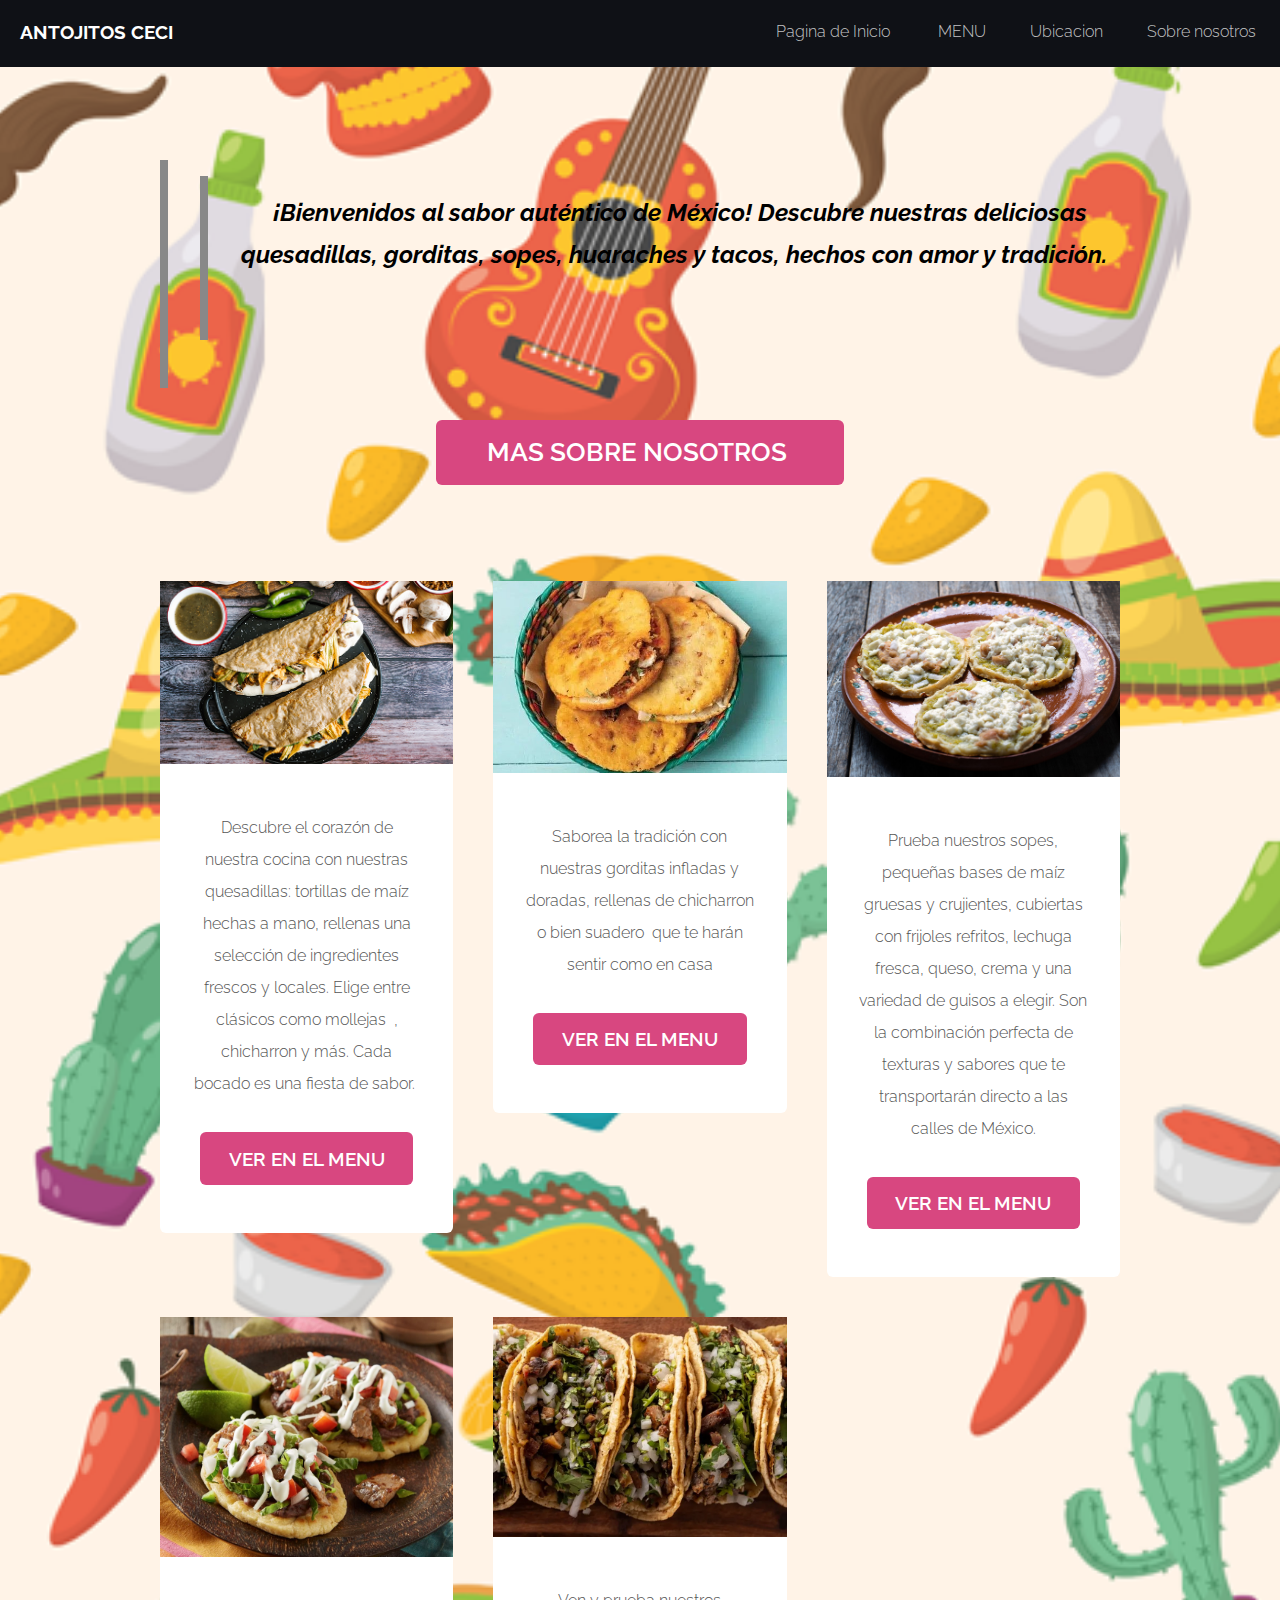
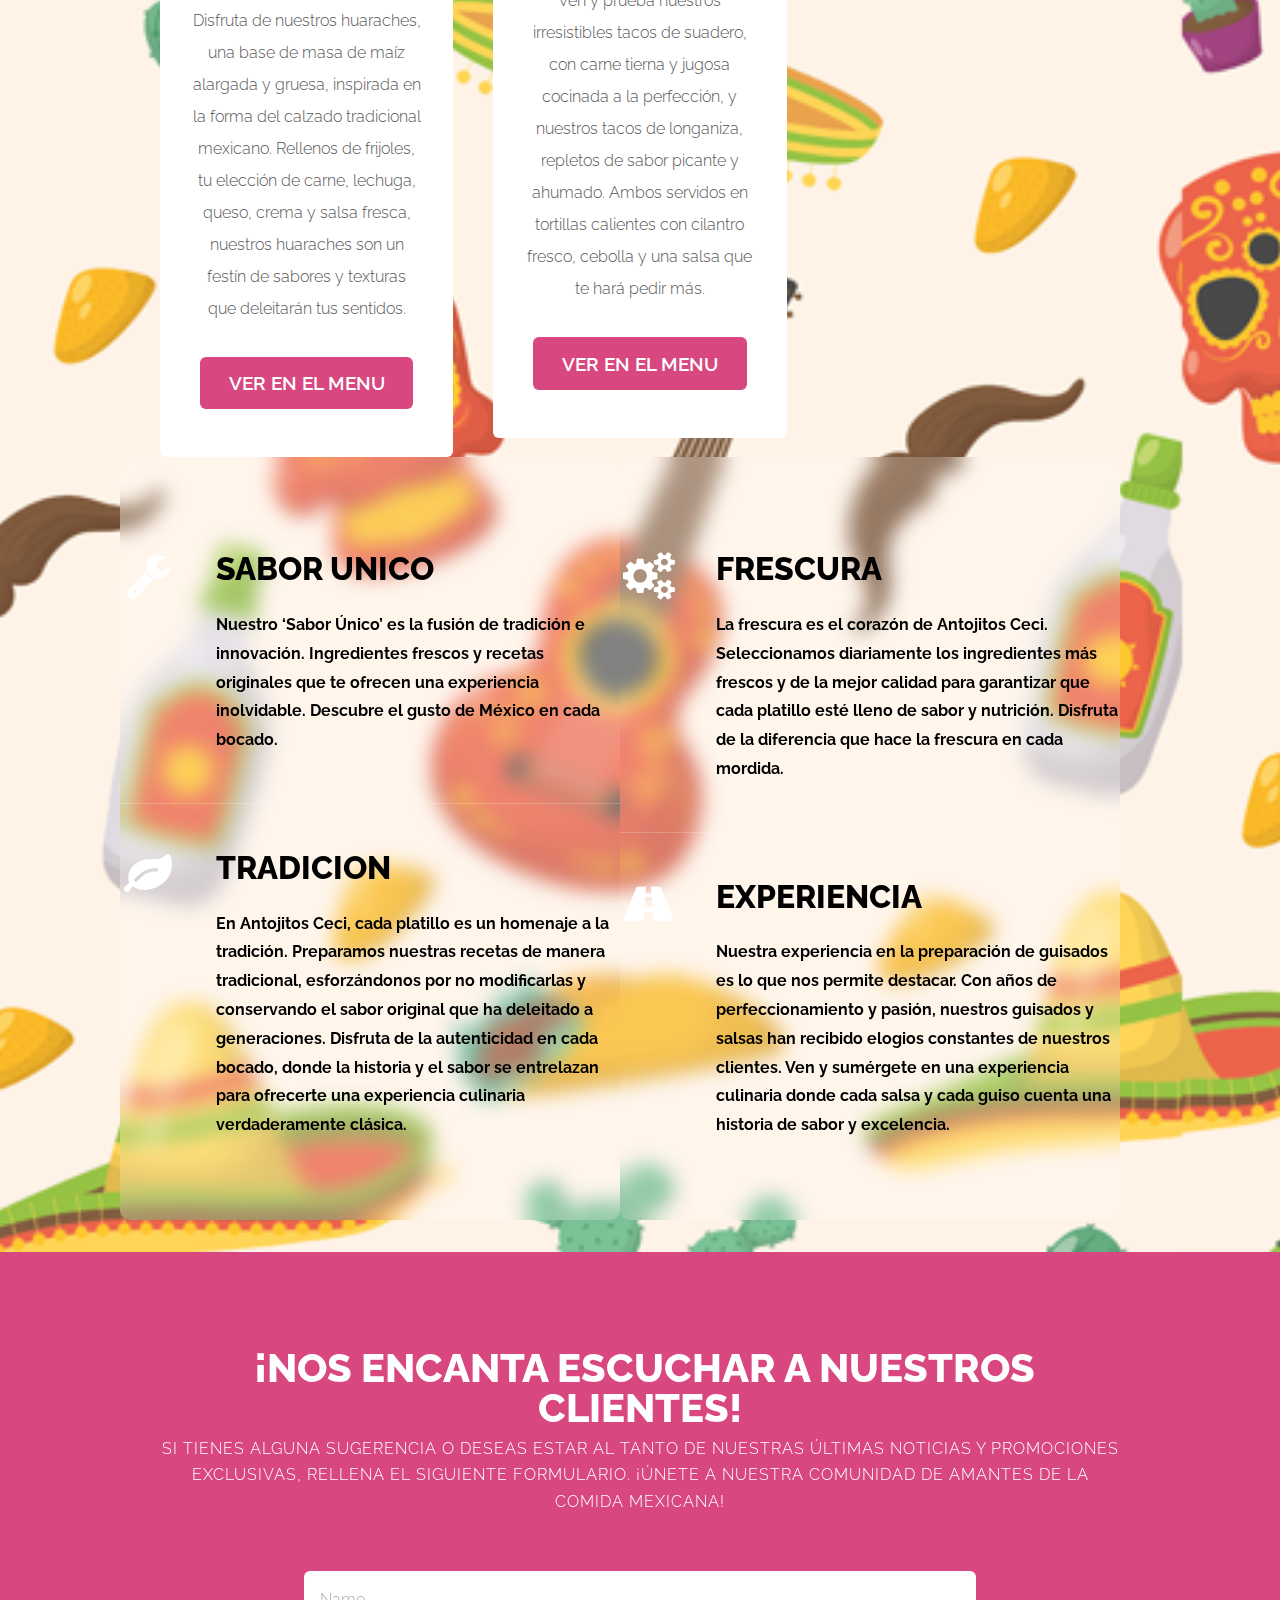
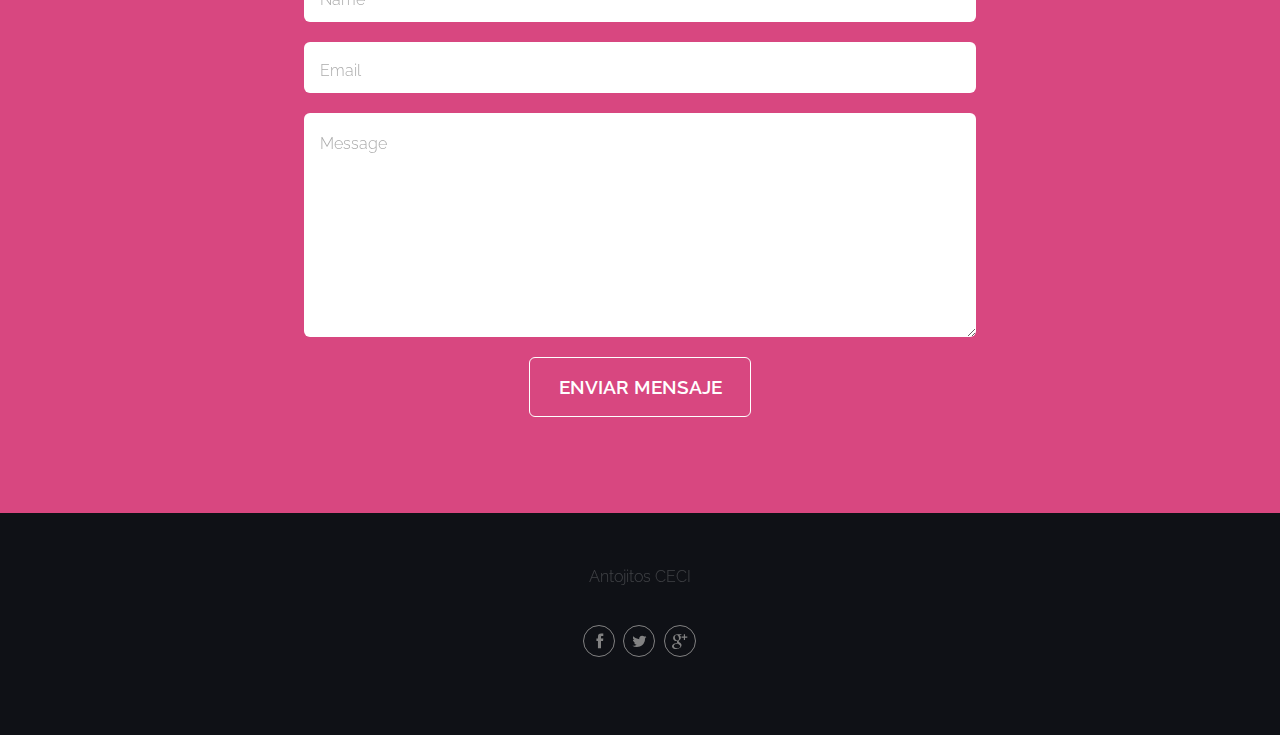
<file: index.html>
<!DOCTYPE HTML>
<html>
	<head>
		<title>INICIO</title>
		<meta http-equiv="content-type" content="text/html; charset=utf-8" />
		<meta name="description" content="" />
		<meta name="keywords" content="" />
		<!--[if lte IE 8]><script src="css/ie/html5shiv.js"></script><![endif]-->
		<script src="js/jquery.min.js"></script>
		<script src="js/jquery.dropotron.min.js"></script>
		<script src="js/skel.min.js"></script>
		<script src="js/skel-layers.min.js"></script>
		<script src="js/init.js"></script>
		<noscript>
			<link rel="stylesheet" href="css/skel.css" />
			<link rel="stylesheet" href="css/style.css" />
			<link rel="stylesheet" href="css/style-wide.css" />
		</noscript>
		<!--[if lte IE 8]><link rel="stylesheet" href="css/ie/v8.css" /><![endif]-->
	</head>
	<body>

		<!-- Wrapper -->
			<div class="wrapper style1">

				<!-- Header -->
					<div id="header" class="skel-panels-fixed">
						<div id="logo">
							<h1><a href="index.html">Antojitos ceci&nbsp;</a></h1>
							<span class="tag">&nbsp;</span>
						</div>
						<nav id="nav">
							<ul>
								<li class="active"><a href="index.html">Pagina de Inicio&nbsp;</a></li>
								<li><a href="MENU.html">MENU</a></li>
								<li><a href="Ubicacion.html">Ubicacion</a></li>
								<li><a href="sobre_nosotros.html">Sobre nosotros&nbsp;</a></li>
							</ul>
						</nav>
					</div>

				<!-- Banner -->
					<div id="banner" class="container">
						<section>
						  <blockquote>
						    <blockquote>
						      <p style="color: black;"><strong> ¡Bienvenidos al sabor auténtico de México! Descubre nuestras deliciosas quesadillas, gorditas, sopes, huaraches y tacos, hechos con amor y tradición. &nbsp;</strong></p>
                            </blockquote>
                          </blockquote>
<a href="sobre_nosotros.html" class="button medium">MAS SOBRE NOSOTROS&nbsp;</a>
						</section>
					</div>

				<!-- Extra -->
					<div id="extra">
						<div class="container">
							<div class="row no-collapse-1">
								<section class="4u"> <a href="#" class="image featured"><img src="images/Quesadillas.jpg" alt=""></a>
									<div class="box">
										<p>Descubre el corazón de nuestra cocina con nuestras quesadillas: tortillas de maíz hechas a mano, rellenas una selección de ingredientes frescos y locales. Elige entre clásicos como mollejas&nbsp; , chicharron y más. Cada bocado es una fiesta de sabor.&nbsp;</p>
										<a href="MENU.html#Quesadillas" class="button">Ver en el menu</a> </div>
								</section>
								<section class="4u"> <a href="#" class="image featured"><img src="images/gorditas1.jpg" alt=""></a>
									<div class="box">
										<p>Saborea la tradición con nuestras gorditas infladas y doradas, rellenas de chicharron o bien suadero&nbsp; que te harán sentir como en casa</p>
										<a href="MENU.html#Gorditas" class="button">Ver en el menu</a> </div>
								</section>
								<section class="4u"> <a href="#" class="image featured"><img src="images/sopes.jpg" alt=""></a>
									<div class="box">
										<p>Prueba nuestros sopes, pequeñas bases de maíz gruesas y crujientes, cubiertas con frijoles refritos, lechuga fresca, queso, crema y una variedad de guisos a elegir. Son la combinación perfecta de texturas y sabores que te transportarán directo a las calles de México.</p>
										<a href="MENU.html#Sopes" class="button">Ver en el menu</a> </div>
								</section>
							</div>
							<div class="row no-collapse-1">
								<section class="4u"> <a href="#" class="image featured"><img src="images/huaraches.jpg" alt=""></a>
									<div class="box">
										<p>Disfruta de nuestros huaraches, una base de masa de maíz alargada y gruesa, inspirada en la forma del calzado tradicional mexicano. Rellenos de frijoles, tu elección de carne, lechuga, queso, crema y salsa fresca, nuestros huaraches son un festín de sabores y texturas que deleitarán tus sentidos.</p>
										<a href="MENU.html#Sopes" class="button">Ver en el menu</a> </div>
								</section>
								<section class="4u"> <a href="#" class="image featured"><img src="images/tacos.webp" alt=""></a>
									<div class="box">
										<p>Ven y prueba nuestros irresistibles tacos de suadero, con carne tierna y jugosa cocinada a la perfección, y nuestros tacos de longaniza, repletos de sabor picante y ahumado. Ambos servidos en tortillas calientes con cilantro fresco, cebolla y una salsa que te hará pedir más.</p>
										<a href="#" class="button">Ver en el menu</a> </div>
								</section>
								
							</div>
						</div>
					</div>

				<!-- Main -->
					<div id="main">
						<div class="container">
							<div class="row"> 
								
								<!-- Content -->
								<div class="6u blur-container">
									<section>
										<ul class="style">
											<li class="fa fa-wrench">
												<h3 style="color: black;">Sabor Unico</h3>
												<span style="color: black;"><strong>Nuestro ‘Sabor Único’ es la fusión de tradición e innovación. Ingredientes frescos y recetas originales que te ofrecen una experiencia inolvidable. Descubre el gusto de México en cada bocado.</strong></span> </li>
											<li class="fa fa-leaf">
												<h3 style="color: black;">Tradicion</h3>
												<span style="color: black;"><strong>En Antojitos Ceci, cada platillo es un homenaje a la tradición. Preparamos nuestras recetas de manera tradicional, esforzándonos por no modificarlas y conservando el sabor original que ha deleitado a generaciones. Disfruta de la autenticidad en cada bocado, donde la historia y el sabor se entrelazan para ofrecerte una experiencia culinaria verdaderamente clásica.</strong></span> </li>
										</ul>
									</section>
								</div>
								<div class="6u blur-container">
									<section>
										<ul class="style">
											<li class="fa fa-cogs">
												<h3 style="color: black;">Frescura</h3>
												<span style="color: black;"><strong>La frescura es el corazón de Antojitos Ceci. Seleccionamos diariamente los ingredientes más frescos y de la mejor calidad para garantizar que cada platillo esté lleno de sabor y nutrición. Disfruta de la diferencia que hace la frescura en cada mordida.</strong></span> </li>
											<li class="fa fa-road">
												<h3 style="color: black;">Experiencia</h3>
												<span style="color: black;"><strong>Nuestra experiencia en la preparación de guisados es lo que nos permite destacar. Con años de perfeccionamiento y pasión, nuestros guisados y salsas han recibido elogios constantes de nuestros clientes. Ven y sumérgete en una experiencia culinaria donde cada salsa y cada guiso cuenta una historia de sabor y excelencia.</strong></span> </li>
										</ul>
									</section>
								</div>
							</div>
						</div>
					</div>

	</div>

	<!-- Footer -->
		<div id="footer" class="wrapper style2">
			<div class="container">
				<section>
					<header class="major">
						<h2>&nbsp;¡NOS ENCANTA ESCUCHAR A NUESTROS CLIENTES!</h2>
						<span class="byline">Si tienes alguna sugerencia o deseas estar al tanto de nuestras últimas noticias y promociones exclusivas, rellena el siguiente formulario. ¡Únete a nuestra comunidad de amantes de la comida mexicana!</span>
					</header>
					<form method="post" action="#">
						<div class="row half">
							<div class="12u">
								<input class="text" type="text" name="name" id="name" placeholder="Name" />
							</div>
						</div>
						<div class="row half">
							<div class="12u">
								<input class="text" type="text" name="email" id="email" placeholder="Email" />
							</div>
						</div>
						<div class="row half">
							<div class="12u">
								<textarea name="message" id="message" placeholder="Message"></textarea>
							</div>
						</div>
						<div class="row half">
							<div class="12u">
								<ul class="actions">
									<li>
										<input type="submit" value="Enviar mensaje" class="button alt" />
									</li>
								</ul>
							</div>
						</div>
					</form>
				</section>
			</div>
		</div>

	<!-- Copyright -->
		<div id="copyright">
			<div class="container">
				<div class="copyright">
					<p>Antojitos CECI</p>
					<ul class="icons">
					  <li><a href="#" class="fa fa-facebook"><span>Facebook</span></a></li>
						<li><a href="#" class="fa fa-twitter"><span>Twitter</span></a></li>
						<li><a href="#" class="fa fa-google-plus"><span>Google+</span></a></li>
					</ul>
				</div>
			</div>
		</div>

	</body>
</html>
</file>
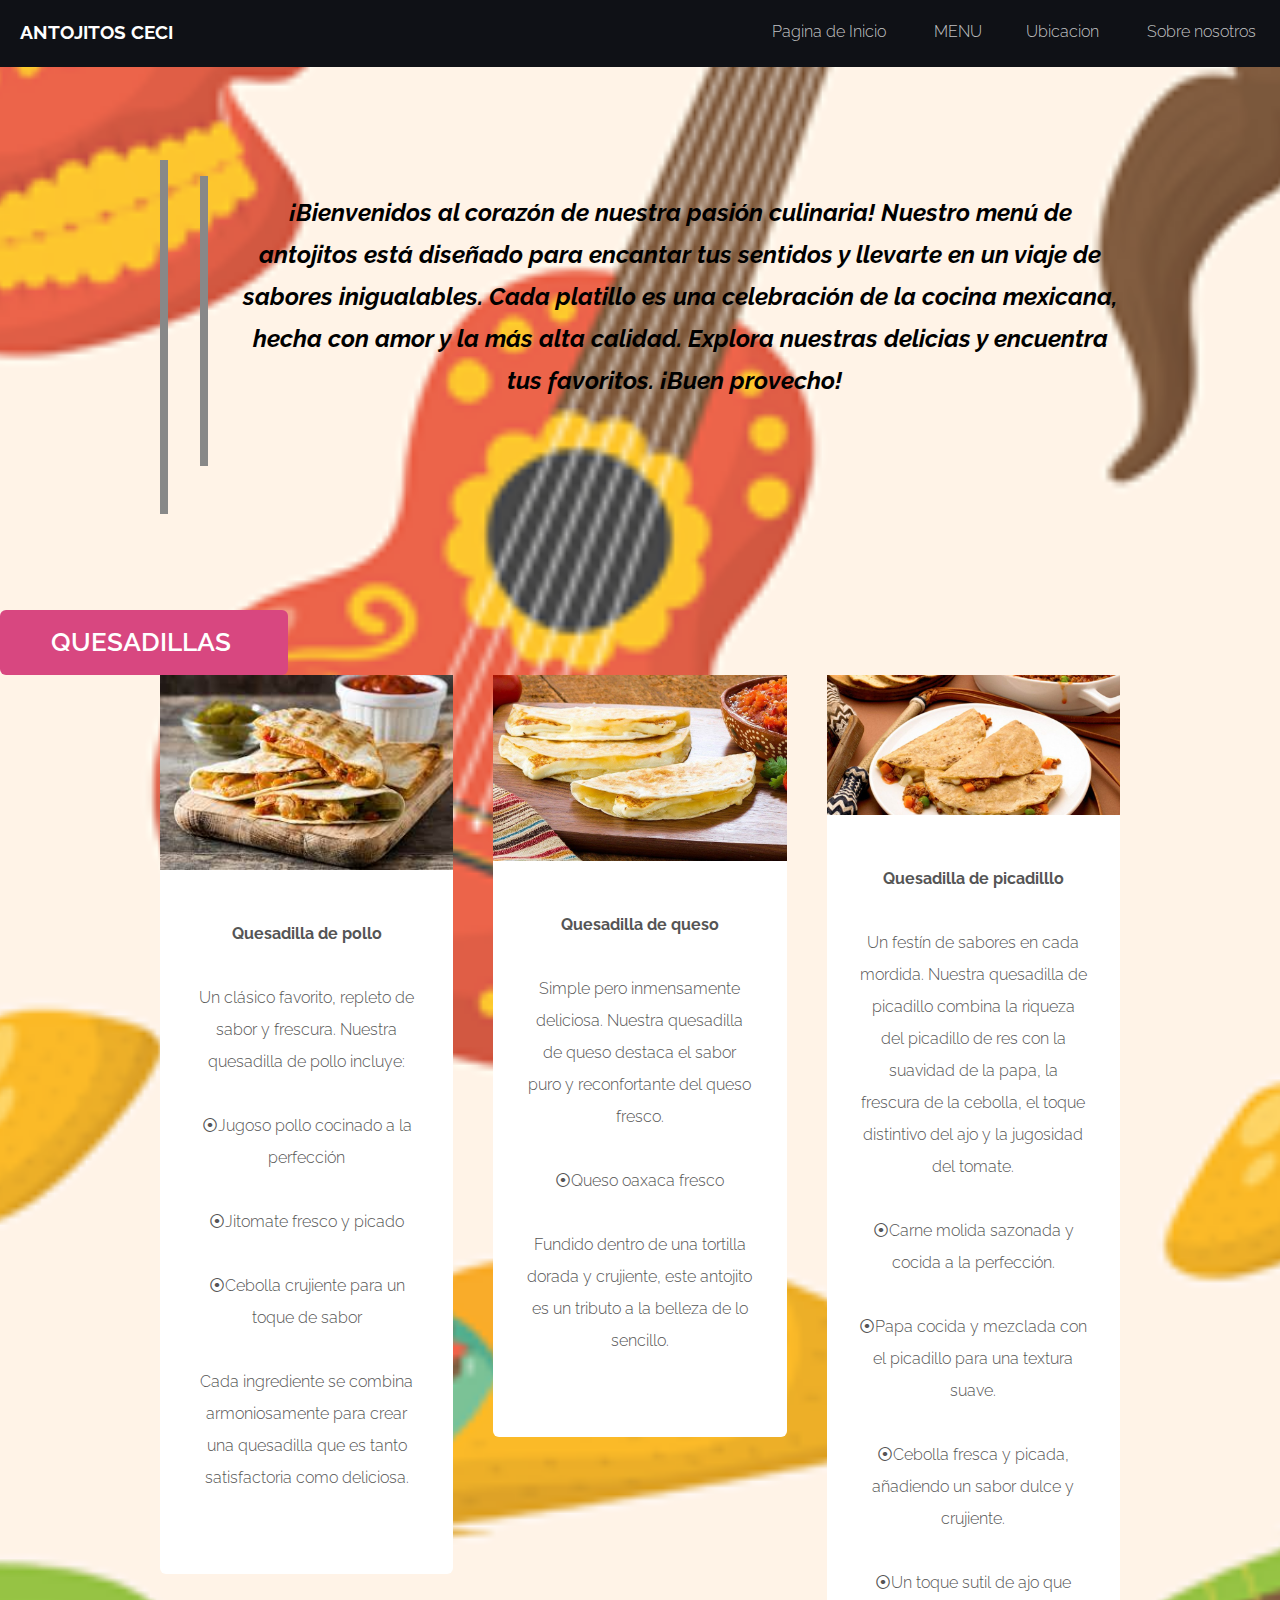
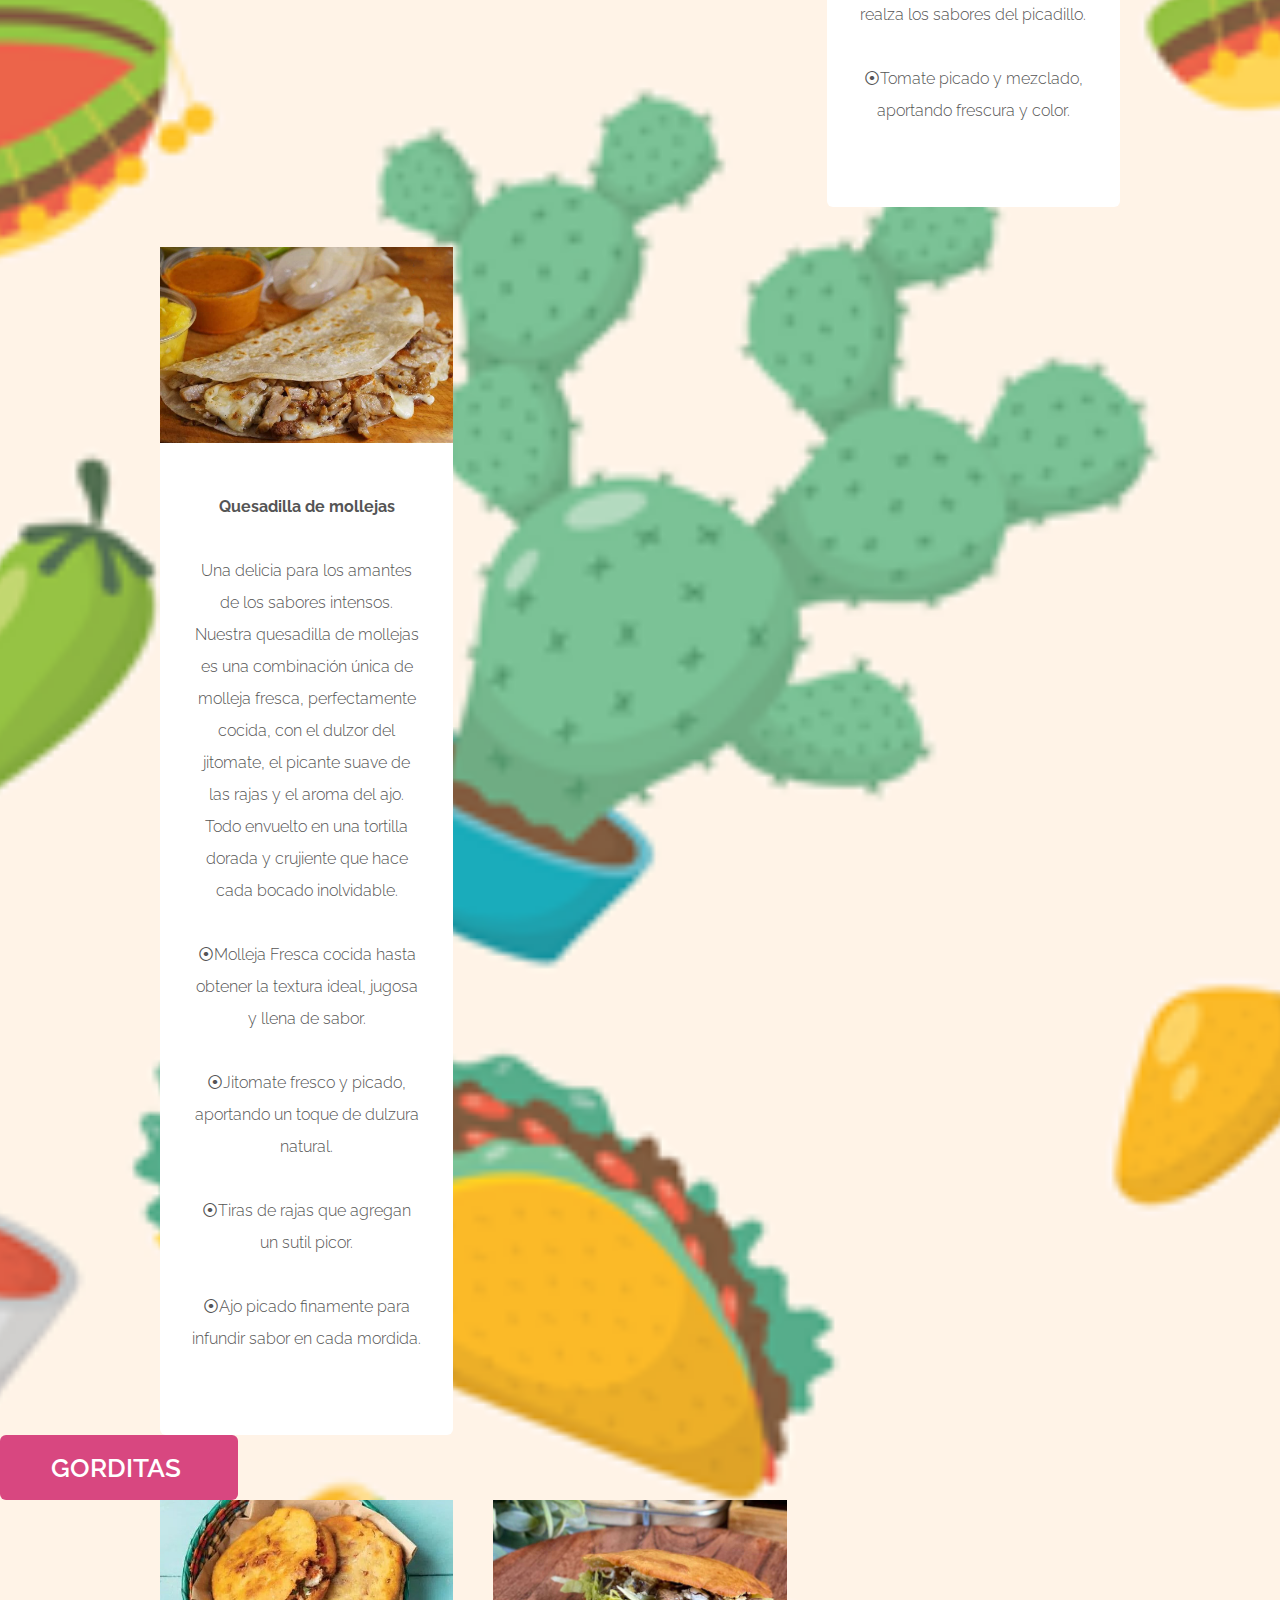
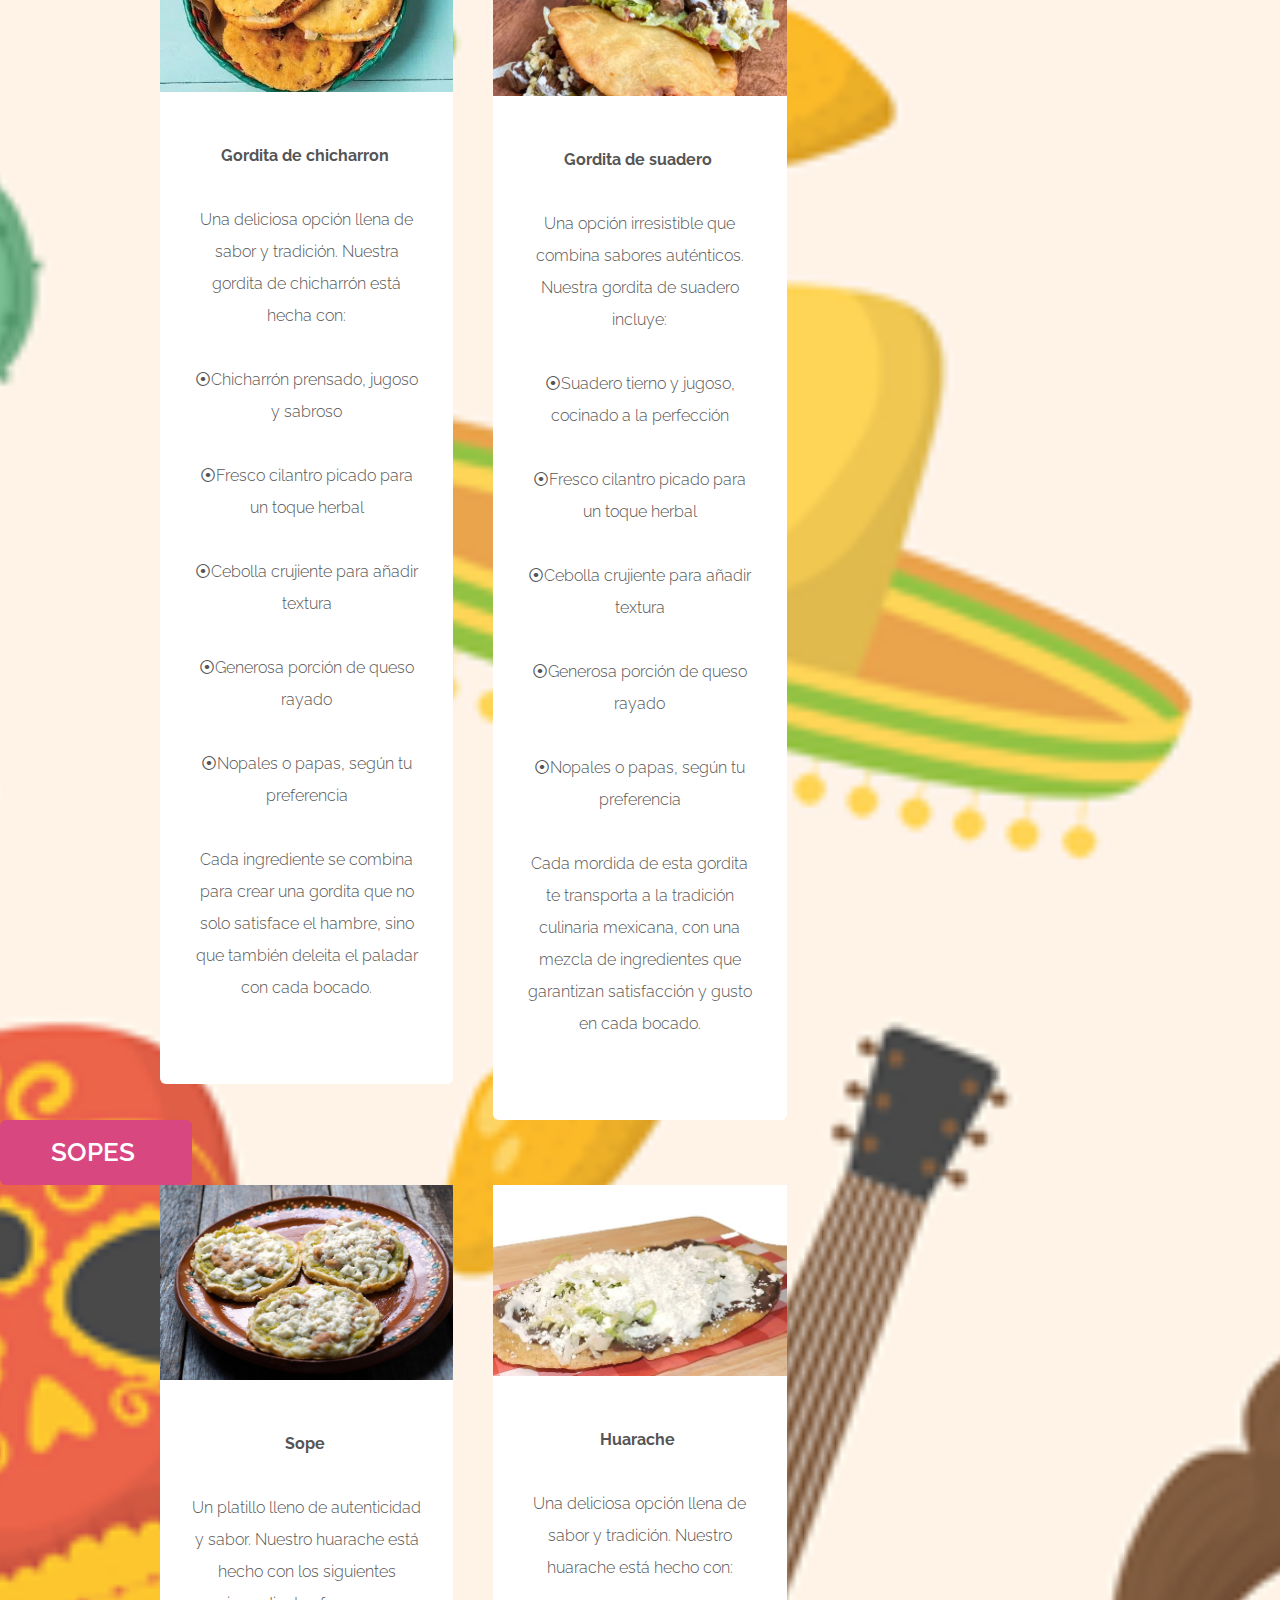
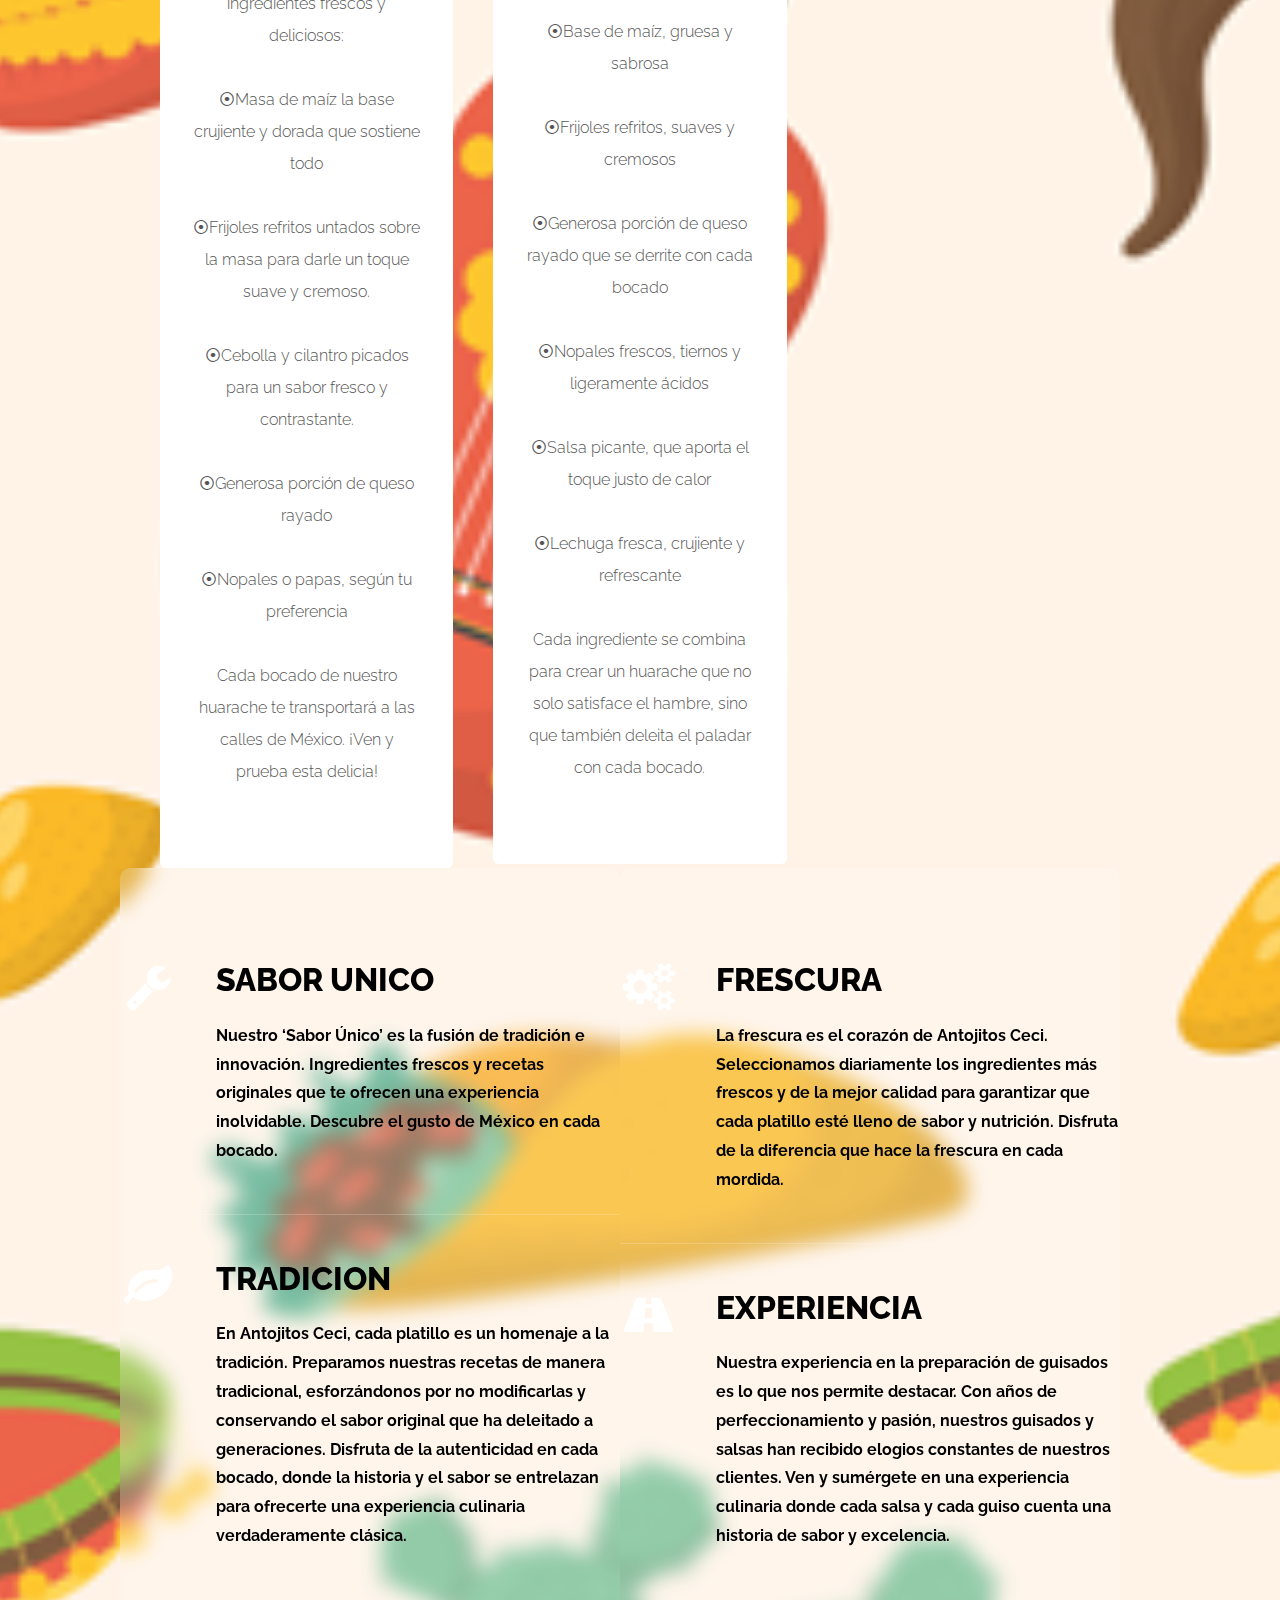
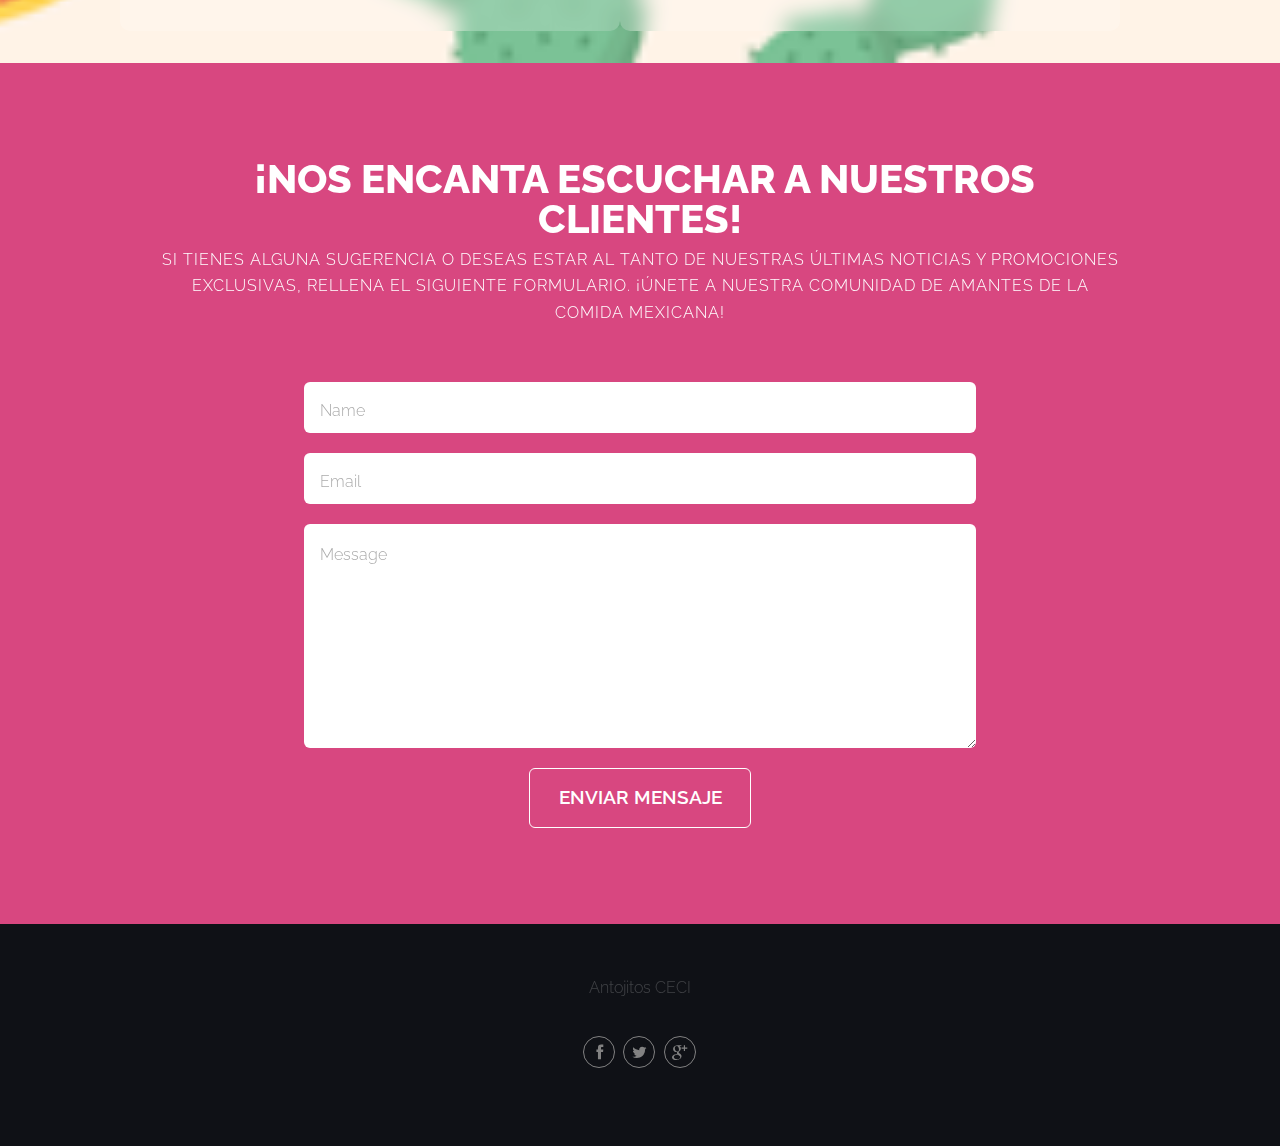
<file: MENU.html>
<!DOCTYPE HTML>

<html>
	<head>
		<title>MENU</title>
		<meta http-equiv="content-type" content="text/html; charset=utf-8" />
		<meta name="description" content="" />
		<meta name="keywords" content="" />
		<!--[if lte IE 8]><script src="css/ie/html5shiv.js"></script><![endif]-->
		<script src="js/jquery.min.js"></script>
		<script src="js/jquery.dropotron.min.js"></script>
		<script src="js/skel.min.js"></script>
		<script src="js/skel-layers.min.js"></script>
		<script src="js/init.js"></script>
		<noscript>
			<link rel="stylesheet" href="css/skel.css" />
			<link rel="stylesheet" href="css/style.css" />
			<link rel="stylesheet" href="css/style-wide.css" />
		</noscript>
		<!--[if lte IE 8]><link rel="stylesheet" href="css/ie/v8.css" /><![endif]-->
	</head>
	<body>

		<!-- Wrapper -->
			<div class="wrapper style1">

				<!-- Header -->
					<div id="header" class="skel-panels-fixed">
						<div id="logo">
							<h1><a href="index.html">Antojitos ceci&nbsp;</a></h1>
							<span class="tag">&nbsp;</span>
						</div>
						<nav id="nav">
							<ul>
								<li class="active"><a href="index.html">Pagina de Inicio&nbsp;</a></li>
								<li><a href="MENU.html">MENU</a></li>
								<li><a href="Ubicacion.html">Ubicacion&nbsp;</a></li>
								<li><a href="sobre_nosotros.html">Sobre nosotros&nbsp;</a></li>
							</ul>
						</nav>
					</div>

				<!-- Banner -->
					<div id="banner" class="container">
						<section>
						  <blockquote>
						    <blockquote>
						      <p style="color: black;"><strong> ¡Bienvenidos al corazón de nuestra pasión culinaria! Nuestro menú de antojitos está diseñado para encantar tus sentidos y llevarte en un viaje de sabores inigualables. Cada platillo es una celebración de la cocina mexicana, hecha con amor y la más alta calidad. Explora nuestras delicias y encuentra tus favoritos. ¡Buen provecho! &nbsp;</strong></p>
                            </blockquote>
                          </blockquote>
						</section>
					</div>

				<!-- Extra -->
					<div id="extra">
						<a href="#" class="button medium" id="Quesadillas">QUESADILLAS&nbsp;</a>
						<div class="container">
							<div class="row no-collapse-1">
								<section class="4u" id="quesadilla-pollo"> <a href="#" class="image featured"><img src="images/quesadilladepollo.jpg" alt=""></a>
									<div class="box">
										<p><strong>Quesadilla de pollo</strong></p>
										<p>Un clásico favorito, repleto de sabor y frescura. Nuestra quesadilla de pollo incluye:</p>
											<p>⦿Jugoso pollo cocinado a la perfección</p>
											<p>⦿Jitomate fresco y picado</p>
											<p>⦿Cebolla crujiente para un toque de sabor</p>
											<p>Cada ingrediente se combina armoniosamente para crear una quesadilla que es tanto satisfactoria como deliciosa.</p>
										</div>
								</section>
								<section class="4u"> <a href="#" class="image featured"><img src="images/quesadilladequeso.jpg" alt=""></a>
									<div class="box">
										<p><strong>Quesadilla de queso</strong></p>
										<p>Simple pero inmensamente deliciosa. Nuestra quesadilla de queso destaca el sabor puro y reconfortante del queso fresco.</p>
									  <p>⦿Queso oaxaca fresco</p>
											<p>Fundido dentro de una tortilla dorada y crujiente, este antojito es un tributo a la belleza de lo sencillo.</p>
								  </div>
								</section>
								<section class="4u"> <a href="#" class="image featured"><img src="images/quesadilladepicadillo.jpg" alt=""></a>
									<div class="box">
										<p><strong>Quesadilla de picadilllo</strong></p>
										<p>Un festín de sabores en cada mordida. Nuestra quesadilla de picadillo combina la riqueza del picadillo de res con la suavidad de la papa, la frescura de la cebolla, el toque distintivo del ajo y la jugosidad del tomate.</p>
									  <p>⦿Carne molida sazonada y cocida a la perfección.</p>
										<p>⦿Papa cocida y mezclada con el picadillo para una textura suave.</p>
										<p>⦿Cebolla fresca y picada, añadiendo un sabor dulce y crujiente.</p>
										<p>⦿Un toque sutil de ajo que realza los sabores del picadillo.</p>
										<p>⦿Tomate picado y mezclado, aportando frescura y color.</p>
										</div>
								</section>
							</div>
							<div class="row no-collapse-1">
								<section class="4u"> <a href="#" class="image featured"><img src="images/quesadillademolleja.jpg" alt=""></a>
									<div class="box">
										<p><strong>Quesadilla de mollejas</strong></p>
										<p>Una delicia para los amantes de los sabores intensos. Nuestra quesadilla de mollejas es una combinación única de molleja fresca, perfectamente cocida, con el dulzor del jitomate, el picante suave de las rajas y el aroma del ajo. Todo envuelto en una tortilla dorada y crujiente que hace cada bocado inolvidable.</p>
									  <p>⦿Molleja Fresca cocida hasta obtener la textura ideal, jugosa y llena de sabor.</p>
										<p>⦿Jitomate fresco y picado, aportando un toque de dulzura natural.</p>
										<p>⦿Tiras de rajas que agregan un sutil picor.</p>
										<p>⦿Ajo picado finamente para infundir sabor en cada mordida.</p>
										</div>
								</section>
							</div>
						</div>
					</div>
				<!-- Sopes -->
				
				
				<div id="extra2">
				<a href="#" class="button medium" id="Gorditas">GORDITAS&nbsp;</a>
				<div class="container">
					<div class="row no-collapse-1">
						<section class="4u"> <a href="#" class="image featured"><img src="images/gorditas1.jpg" alt=""></a>
							<div class="box">
								<p><strong>Gordita de chicharron&nbsp;</strong></p>
								<p>Una deliciosa opción llena de sabor y tradición. Nuestra gordita de chicharrón está hecha con:</p>
								<p>⦿Chicharrón prensado, jugoso y sabroso</p>
								<p>⦿Fresco cilantro picado para un toque herbal</p>
								<p>⦿Cebolla crujiente para añadir textura</p>
									<p>⦿Generosa porción de queso rayado</p>
								<p>⦿Nopales o papas, según tu preferencia</p>
								<p>Cada ingrediente se combina para crear una gordita que no solo satisface el hambre, sino que también deleita el paladar con cada bocado.</p>
							</div>
						</section>
						<section class="4u"> <a href="#" class="image featured"><img src="images/goditas2.jpg" alt=""></a>
							<div class="box">
								<p><strong>Gordita de suadero&nbsp;</strong></p>
								<p>Una opción irresistible que combina sabores auténticos. Nuestra gordita de suadero incluye:</p>
								<p>⦿Suadero tierno y jugoso, cocinado a la perfección</p>
								<p>⦿Fresco cilantro picado para un toque herbal</p>
								<p>⦿Cebolla crujiente para añadir textura</p>
								<p>⦿Generosa porción de queso rayado</p>
								<p>⦿Nopales o papas, según tu preferencia</p>
								<p>Cada mordida de esta gordita te transporta a la tradición culinaria mexicana, con una mezcla de ingredientes que garantizan satisfacción y gusto en cada bocado.</p>
							</div>
						</section>
					</div>
				</div>
			
				<!-- sopes -->
					
				<div id="extra3">
				<a href="#" class="button medium" id="Sopes">Sopes&nbsp;</a>
				<div class="container">
					<div class="row no-collapse-1">
						<section class="4u"> <a href="#" class="image featured"><img src="images/sopes.jpg" alt=""></a>
							<div class="box">
								<p><strong>Sope&nbsp;</strong></p>
								<p>Un platillo lleno de autenticidad y sabor. Nuestro huarache está hecho con los siguientes ingredientes frescos y deliciosos:</p>
								<p>⦿Masa de maíz la base crujiente y dorada que sostiene todo</p>
								<p>⦿Frijoles refritos untados sobre la masa para darle un toque suave y cremoso.</p>
								<p>⦿Cebolla y cilantro picados para un sabor fresco y contrastante.</p>
									<p>⦿Generosa porción de queso rayado</p>
								<p>⦿Nopales o papas, según tu preferencia</p>
								<p>Cada bocado de nuestro huarache te transportará a las calles de México. ¡Ven y prueba esta delicia!</p>
							</div>
						</section>
						<section class="4u"> <a href="#" class="image featured"><img src="images/Huarache.jpg" alt=""></a>
							<div class="box">
								<p><strong>Huarache&nbsp;</strong></p>
								<p>Una deliciosa opción llena de sabor y tradición. Nuestro huarache está hecho con:</p>
								<p>⦿Base de maíz, gruesa y sabrosa</p>
								<p>⦿Frijoles refritos, suaves y cremosos</p>
								<p>⦿Generosa porción de queso rayado que se derrite con cada bocado</p>
								<p>⦿Nopales frescos, tiernos y ligeramente ácidos</p>
								<p>⦿Salsa picante, que aporta el toque justo de calor</p>
								<p>⦿Lechuga fresca, crujiente y refrescante</p>
								<p>Cada ingrediente se combina para crear un huarache que no solo satisface el hambre, sino que también deleita el paladar con cada bocado.</p>
							</div>
						</section>
					</div>
				</div>

					
				</div>

				<!-- Main -->
					<div id="main">
						<div class="container">
							<div class="row"> 
								
								<!-- Content -->
								<div class="6u blur-container">
									<section>
										<ul class="style">
											<li class="fa fa-wrench">
												<h3 style="color: black;">Sabor Unico</h3>
												<span style="color: black;"><strong>Nuestro ‘Sabor Único’ es la fusión de tradición e innovación. Ingredientes frescos y recetas originales que te ofrecen una experiencia inolvidable. Descubre el gusto de México en cada bocado.</strong></span> </li>
											<li class="fa fa-leaf">
												<h3 style="color: black;">Tradicion</h3>
												<span style="color: black;"><strong>En Antojitos Ceci, cada platillo es un homenaje a la tradición. Preparamos nuestras recetas de manera tradicional, esforzándonos por no modificarlas y conservando el sabor original que ha deleitado a generaciones. Disfruta de la autenticidad en cada bocado, donde la historia y el sabor se entrelazan para ofrecerte una experiencia culinaria verdaderamente clásica.</strong></span> </li>
										</ul>
									</section>
								</div>
								<div class="6u blur-container">
									<section>
										<ul class="style">
											<li class="fa fa-cogs">
												<h3 style="color: black;">Frescura</h3>
												<span style="color: black;"><strong>La frescura es el corazón de Antojitos Ceci. Seleccionamos diariamente los ingredientes más frescos y de la mejor calidad para garantizar que cada platillo esté lleno de sabor y nutrición. Disfruta de la diferencia que hace la frescura en cada mordida.</strong></span> </li>
											<li class="fa fa-road">
												<h3 style="color: black;">Experiencia</h3>
												<span style="color: black;"><strong>Nuestra experiencia en la preparación de guisados es lo que nos permite destacar. Con años de perfeccionamiento y pasión, nuestros guisados y salsas han recibido elogios constantes de nuestros clientes. Ven y sumérgete en una experiencia culinaria donde cada salsa y cada guiso cuenta una historia de sabor y excelencia.</strong></span> </li>
										</ul>
									</section>
								</div>
							</div>
						</div>
					</div>
				</div>
</div>

	<!-- Footer -->
		<div id="footer" class="wrapper style2">
			<div class="container">
				<section>
					<header class="major">
						<h2>&nbsp;¡NOS ENCANTA ESCUCHAR A NUESTROS CLIENTES!</h2>
						<span class="byline">Si tienes alguna sugerencia o deseas estar al tanto de nuestras últimas noticias y promociones exclusivas, rellena el siguiente formulario. ¡Únete a nuestra comunidad de amantes de la comida mexicana!</span>
					</header>
					<form method="post" action="#">
						<div class="row half">
							<div class="12u">
								<input class="text" type="text" name="name" id="name" placeholder="Name" />
							</div>
						</div>
						<div class="row half">
							<div class="12u">
								<input class="text" type="text" name="email" id="email" placeholder="Email" />
							</div>
						</div>
						<div class="row half">
							<div class="12u">
								<textarea name="message" id="message" placeholder="Message"></textarea>
							</div>
						</div>
						<div class="row half">
							<div class="12u">
								<ul class="actions">
									<li>
										<input type="submit" value="Enviar mensaje" class="button alt" />
									</li>
								</ul>
							</div>
						</div>
					</form>
				</section>
			</div>
		</div>

	<!-- Copyright -->
		<div id="copyright">
			<div class="container">
				<div class="copyright">
					<p>Antojitos CECI</p>
					<ul class="icons">
					  <li><a href="#" class="fa fa-facebook"><span>Facebook</span></a></li>
						<li><a href="#" class="fa fa-twitter"><span>Twitter</span></a></li>
						<li><a href="#" class="fa fa-google-plus"><span>Google+</span></a></li>
					</ul>
				</div>
			</div>
		</div>

	</body>
</html>
</file>
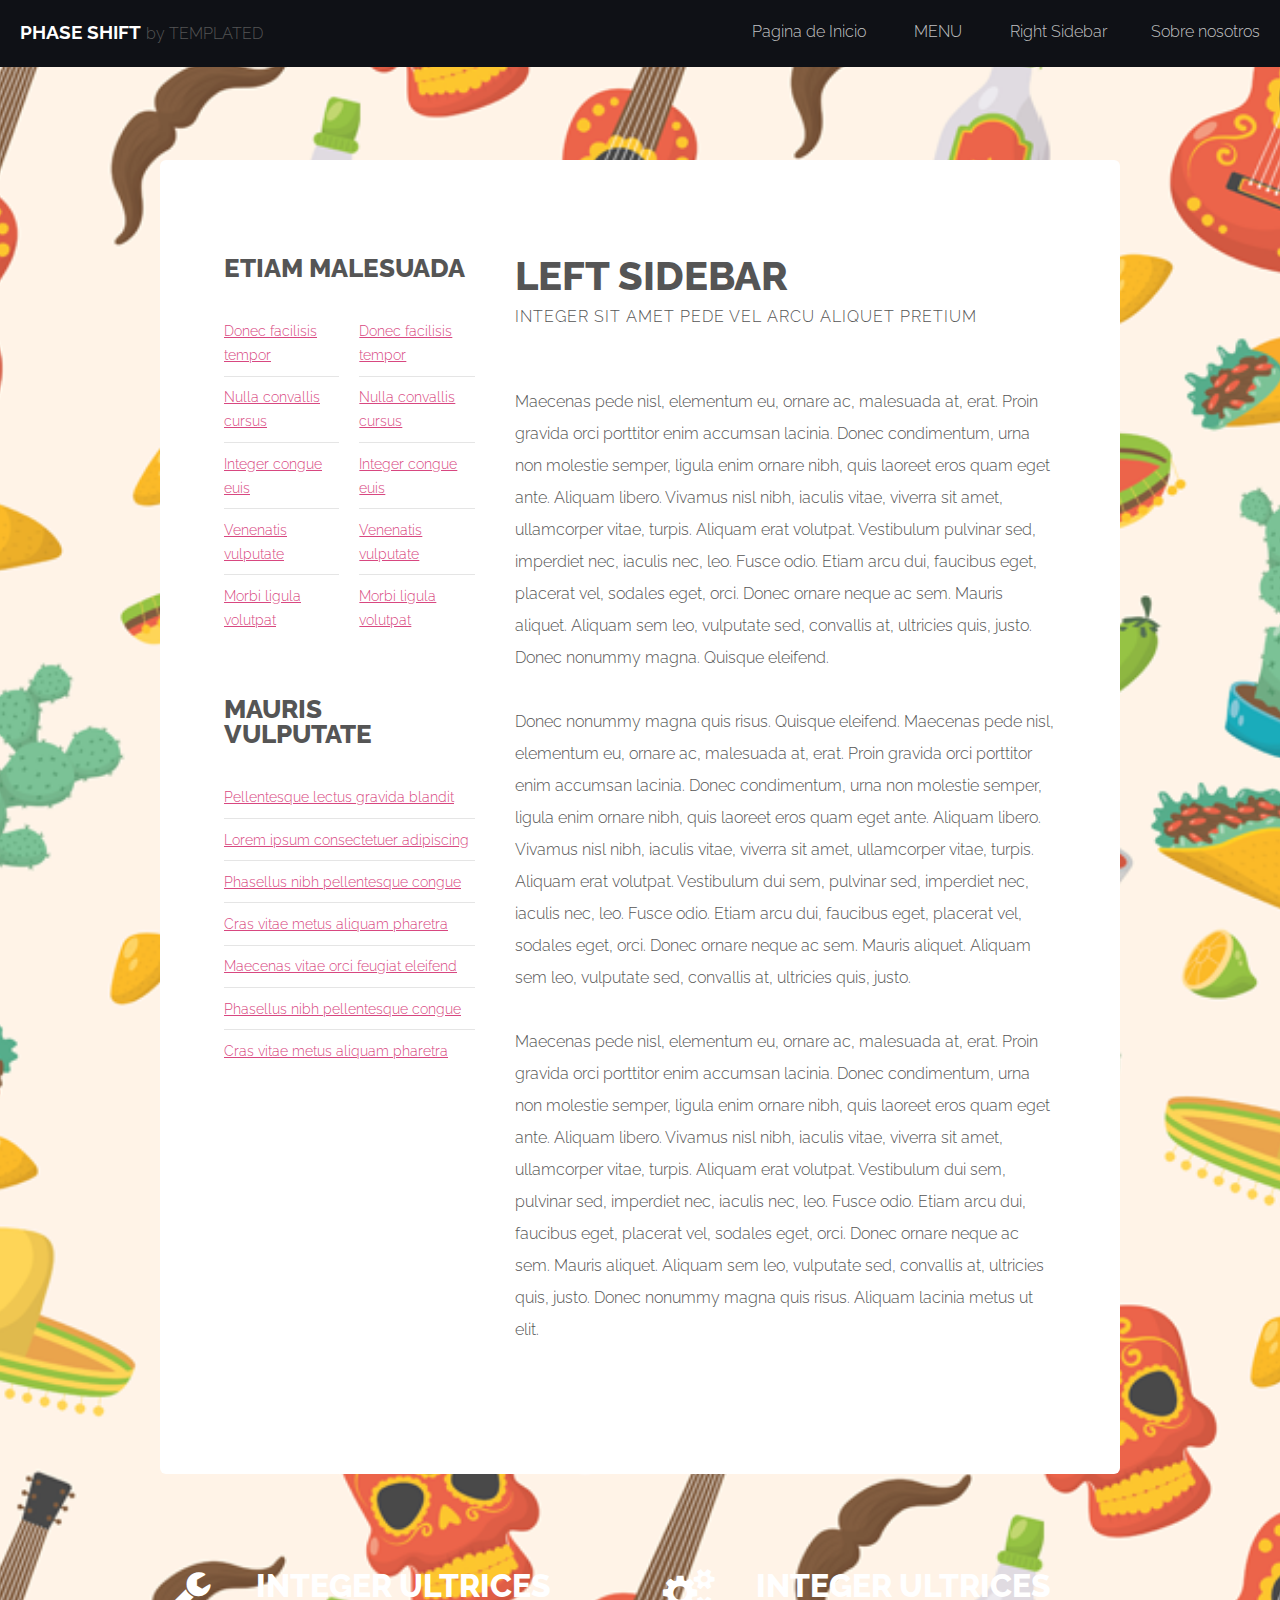
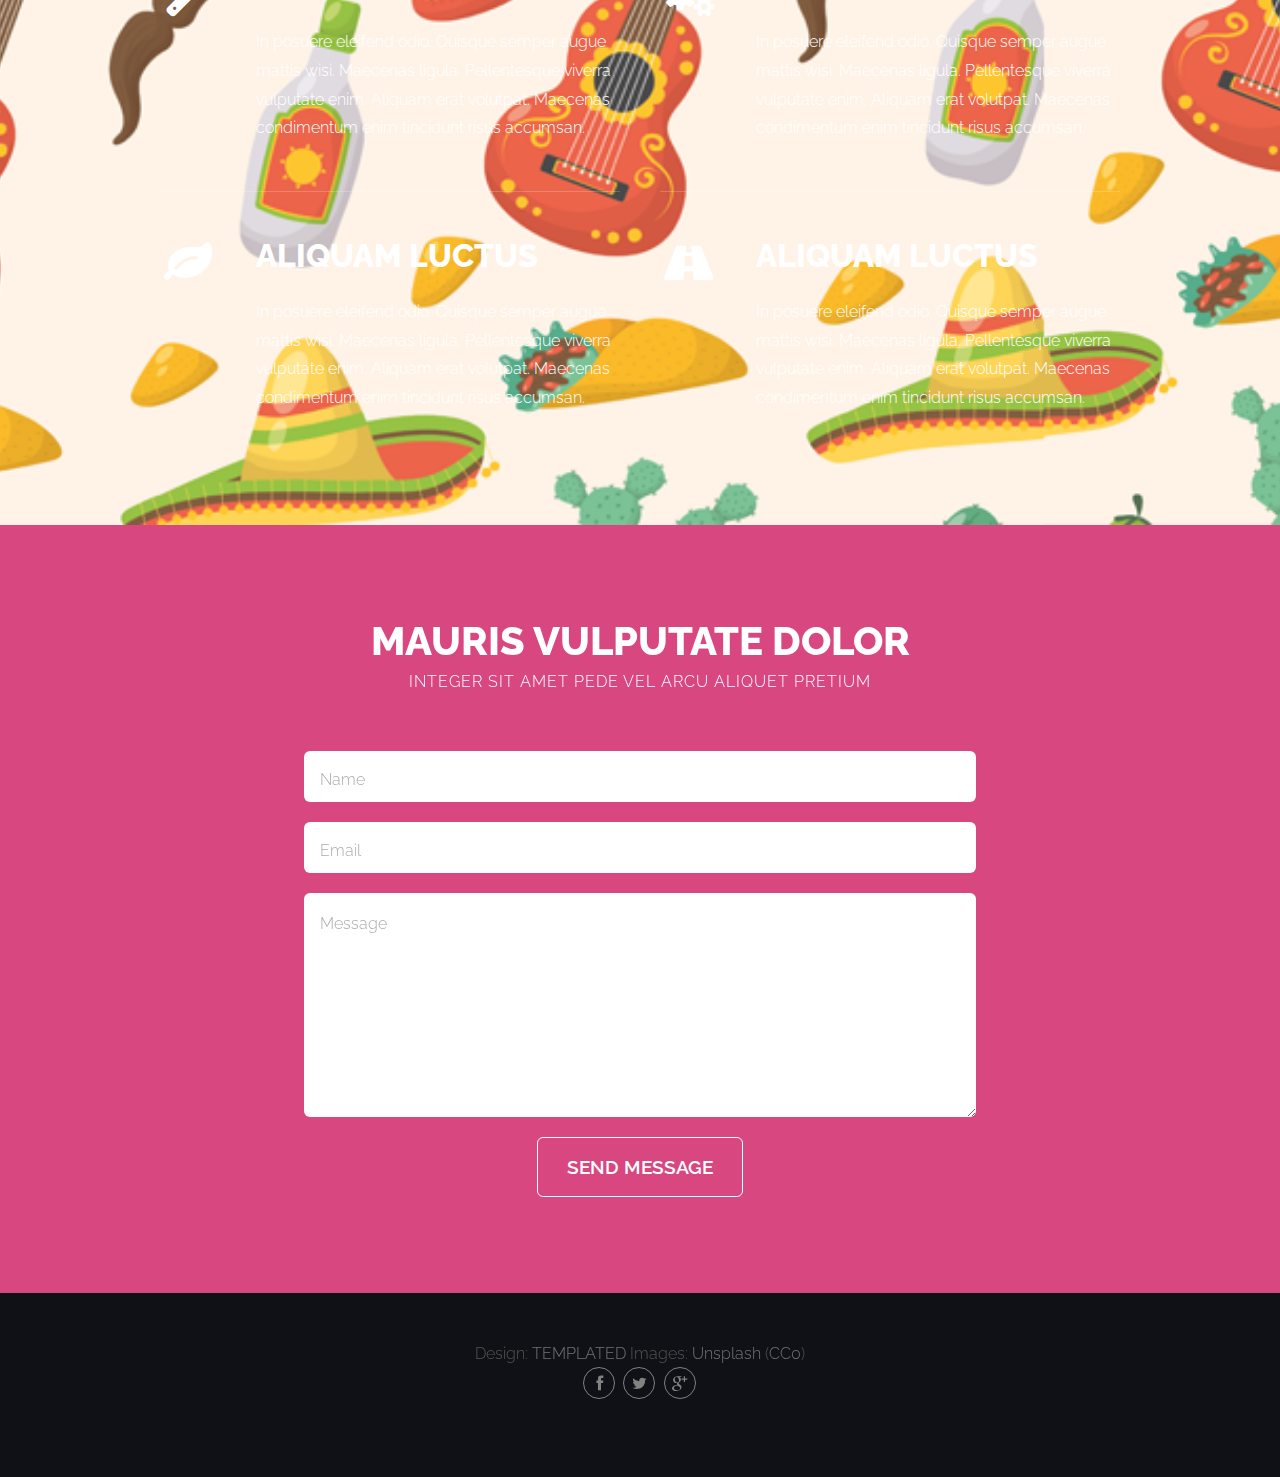
<file: MENU1.html>
<!DOCTYPE HTML>
<!--
	Phase Shift by TEMPLATED
	templated.co @templatedco
	Released for free under the Creative Commons Attribution 3.0 license (templated.co/license)
-->
<html>
	<head>
		<title>Left Sidebar - Phase Shift by TEMPLATED</title>
		<meta http-equiv="content-type" content="text/html; charset=utf-8" />
		<meta name="description" content="" />
		<meta name="keywords" content="" />
		<!--[if lte IE 8]><script src="css/ie/html5shiv.js"></script><![endif]-->
		<script src="js/jquery.min.js"></script>
		<script src="js/jquery.dropotron.min.js"></script>
		<script src="js/skel.min.js"></script>
		<script src="js/skel-layers.min.js"></script>
		<script src="js/init.js"></script>
		<noscript>
			<link rel="stylesheet" href="css/skel.css" />
			<link rel="stylesheet" href="css/style.css" />
			<link rel="stylesheet" href="css/style-wide.css" />
		</noscript>
		<!--[if lte IE 8]><link rel="stylesheet" href="css/ie/v8.css" /><![endif]-->
	</head>
	<body>

		<!-- Wrapper -->
			<div class="wrapper style1">

				<!-- Header -->
					<div id="header" class="skel-panels-fixed">
						<div id="logo">
							<h1><a href="index.html">Phase Shift</a></h1>
							<span class="tag">by TEMPLATED</span>
						</div>
						<nav id="nav">
							<ul>
								<li class="active"><a href="index.html">Pagina de Inicio&nbsp;</a></li>
								<li><a href="MENU.html">MENU&nbsp;</a></li>
								<li><a href="right-sidebar.html">Right Sidebar</a></li>
								<li><a href="sobre_nosotros.html">Sobre nosotros</a></li>
							</ul>
						</nav>
					</div>
				<!-- Header -->

				<!-- Page -->
					<div id="page" class="container">
						<div class="row">
		
							<!-- Sidebar -->
							<div id="sidebar" class="4u">
								<section>
									<header class="major">
										<h2>Etiam malesuada</h2>
									</header>
									<div class="row half">
										<section class="6u">
											<ul class="default">
												<li><a href="#">Donec facilisis tempor</a></li>
												<li><a href="#">Nulla convallis cursus</a></li>
												<li><a href="#">Integer congue euis</a></li>
												<li><a href="#">Venenatis vulputate</a></li>
												<li><a href="#">Morbi ligula volutpat</a></li>
											</ul>
										</section>
										<section class="6u">
											<ul class="default small">
												<li><a href="#">Donec facilisis tempor</a></li>
												<li><a href="#">Nulla convallis cursus</a></li>
												<li><a href="#">Integer congue euis</a></li>
												<li><a href="#">Venenatis vulputate</a></li>
												<li><a href="#">Morbi ligula volutpat</a></li>
											</ul>
										</section>
									</div>
								</section>
								<section>
									<header class="major">
										<h2>Mauris vulputate</h2>
									</header>
									<ul class="default">
										<li><a href="#">Pellentesque lectus gravida blandit</a></li>
										<li><a href="#">Lorem ipsum consectetuer adipiscing</a></li>
										<li><a href="#">Phasellus nibh pellentesque congue</a></li>
										<li><a href="#">Cras vitae metus aliquam pharetra</a></li>
										<li><a href="#">Maecenas vitae orci feugiat eleifend</a></li>
										<li><a href="#">Phasellus nibh pellentesque congue</a></li>
										<li><a href="#">Cras vitae metus aliquam pharetra</a></li>
									</ul>
								</section>
							</div>
							
							<!-- Content -->
							<div id="content" class="8u skel-cell-important">
								<section>
									<header class="major">
										<h2>Left Sidebar</h2>
										<span class="byline">Integer sit amet pede vel arcu aliquet pretium</span>
									</header>
									<p>Maecenas pede nisl, elementum eu, ornare ac, malesuada at, erat. Proin gravida orci porttitor enim accumsan lacinia. Donec condimentum, urna non molestie semper, ligula enim ornare nibh, quis laoreet eros quam eget ante. Aliquam libero. Vivamus nisl nibh, iaculis vitae, viverra sit amet, ullamcorper vitae, turpis. Aliquam erat volutpat. Vestibulum pulvinar sed, imperdiet nec, iaculis nec, leo. Fusce odio. Etiam arcu dui, faucibus eget, placerat vel, sodales eget, orci. Donec ornare neque ac sem. Mauris aliquet. Aliquam sem leo, vulputate sed, convallis at, ultricies quis, justo. Donec nonummy magna. Quisque eleifend.</p>
									<p>Donec nonummy magna quis risus. Quisque eleifend. Maecenas pede nisl, elementum eu, ornare ac, malesuada at, erat. Proin gravida orci porttitor enim accumsan lacinia. Donec condimentum, urna non molestie semper, ligula enim ornare nibh, quis laoreet eros quam eget ante. Aliquam libero. Vivamus nisl nibh, iaculis vitae, viverra sit amet, ullamcorper vitae, turpis. Aliquam erat volutpat. Vestibulum dui sem, pulvinar sed, imperdiet nec, iaculis nec, leo. Fusce odio. Etiam arcu dui, faucibus eget, placerat vel, sodales eget, orci. Donec ornare neque ac sem. Mauris aliquet. Aliquam sem leo, vulputate sed, convallis at, ultricies quis, justo.</p>
									<p>Maecenas pede nisl, elementum eu, ornare ac, malesuada at, erat. Proin gravida orci porttitor enim accumsan lacinia. Donec condimentum, urna non molestie semper, ligula enim ornare nibh, quis laoreet eros quam eget ante. Aliquam libero. Vivamus nisl nibh, iaculis vitae, viverra sit amet, ullamcorper vitae, turpis. Aliquam erat volutpat. Vestibulum dui sem, pulvinar sed, imperdiet nec, iaculis nec, leo. Fusce odio. Etiam arcu dui, faucibus eget, placerat vel, sodales eget, orci. Donec ornare neque ac sem. Mauris aliquet. Aliquam sem leo, vulputate sed, convallis at, ultricies quis, justo. Donec nonummy magna quis risus. Aliquam lacinia metus ut elit.</p>
								</section>
							</div>
		
						</div>
					</div>
				<!-- /Page -->

				<!-- Main -->
					<div id="main">
						<div class="container">
							<div class="row"> 
								
								<!-- Content -->
								<div class="6u">
									<section>
										<ul class="style">
											<li class="fa fa-wrench">
												<h3>Integer ultrices</h3>
												<span>In posuere eleifend odio. Quisque semper augue mattis wisi. Maecenas ligula. Pellentesque viverra vulputate enim. Aliquam erat volutpat. Maecenas condimentum enim tincidunt risus accumsan.</span> </li>
											<li class="fa fa-leaf">
												<h3>Aliquam luctus</h3>
												<span>In posuere eleifend odio. Quisque semper augue mattis wisi. Maecenas ligula. Pellentesque viverra vulputate enim. Aliquam erat volutpat. Maecenas condimentum enim tincidunt risus accumsan.</span> </li>
										</ul>
									</section>
								</div>
								<div class="6u">
									<section>
										<ul class="style">
											<li class="fa fa-cogs">
												<h3>Integer ultrices</h3>
												<span>In posuere eleifend odio. Quisque semper augue mattis wisi. Maecenas ligula. Pellentesque viverra vulputate enim. Aliquam erat volutpat. Maecenas condimentum enim tincidunt risus accumsan.</span> </li>
											<li class="fa fa-road">
												<h3>Aliquam luctus</h3>
												<span>In posuere eleifend odio. Quisque semper augue mattis wisi. Maecenas ligula. Pellentesque viverra vulputate enim. Aliquam erat volutpat. Maecenas condimentum enim tincidunt risus accumsan.</span> </li>
										</ul>
									</section>
								</div>
							</div>
						</div>
					</div>
				<!-- /Main --> 

	</div>

	<!-- Footer -->
		<div id="footer" class="wrapper style2">
			<div class="container">
				<section>
					<header class="major">
						<h2>Mauris vulputate dolor</h2>
						<span class="byline">Integer sit amet pede vel arcu aliquet pretium</span>
					</header>
					<form method="post" action="#">
						<div class="row half">
							<div class="12u">
								<input class="text" type="text" name="name" id="name" placeholder="Name" />
							</div>
						</div>
						<div class="row half">
							<div class="12u">
								<input class="text" type="text" name="email" id="email" placeholder="Email" />
							</div>
						</div>
						<div class="row half">
							<div class="12u">
								<textarea name="message" id="message" placeholder="Message"></textarea>
							</div>
						</div>
						<div class="row half">
							<div class="12u">
								<ul class="actions">
									<li>
										<input type="submit" value="Send Message" class="button alt" />
									</li>
								</ul>
							</div>
						</div>
					</form>
				</section>
			</div>
		</div>
	<!-- /Footer -->

	<!-- Copyright -->
		<div id="copyright">
			<div class="container"> <span class="copyright">Design: <a href="http://templated.co">TEMPLATED</a> Images: <a href="http://unsplash.com">Unsplash</a> (<a href="http://unsplash.com/cc0">CC0</a>)</span>
				<ul class="icons">
					<li><a href="#" class="fa fa-facebook"><span>Facebook</span></a></li>
					<li><a href="#" class="fa fa-twitter"><span>Twitter</span></a></li>
					<li><a href="#" class="fa fa-google-plus"><span>Google+</span></a></li>
				</ul>
			</div>
		</div>

	</body>
</html>
</file>
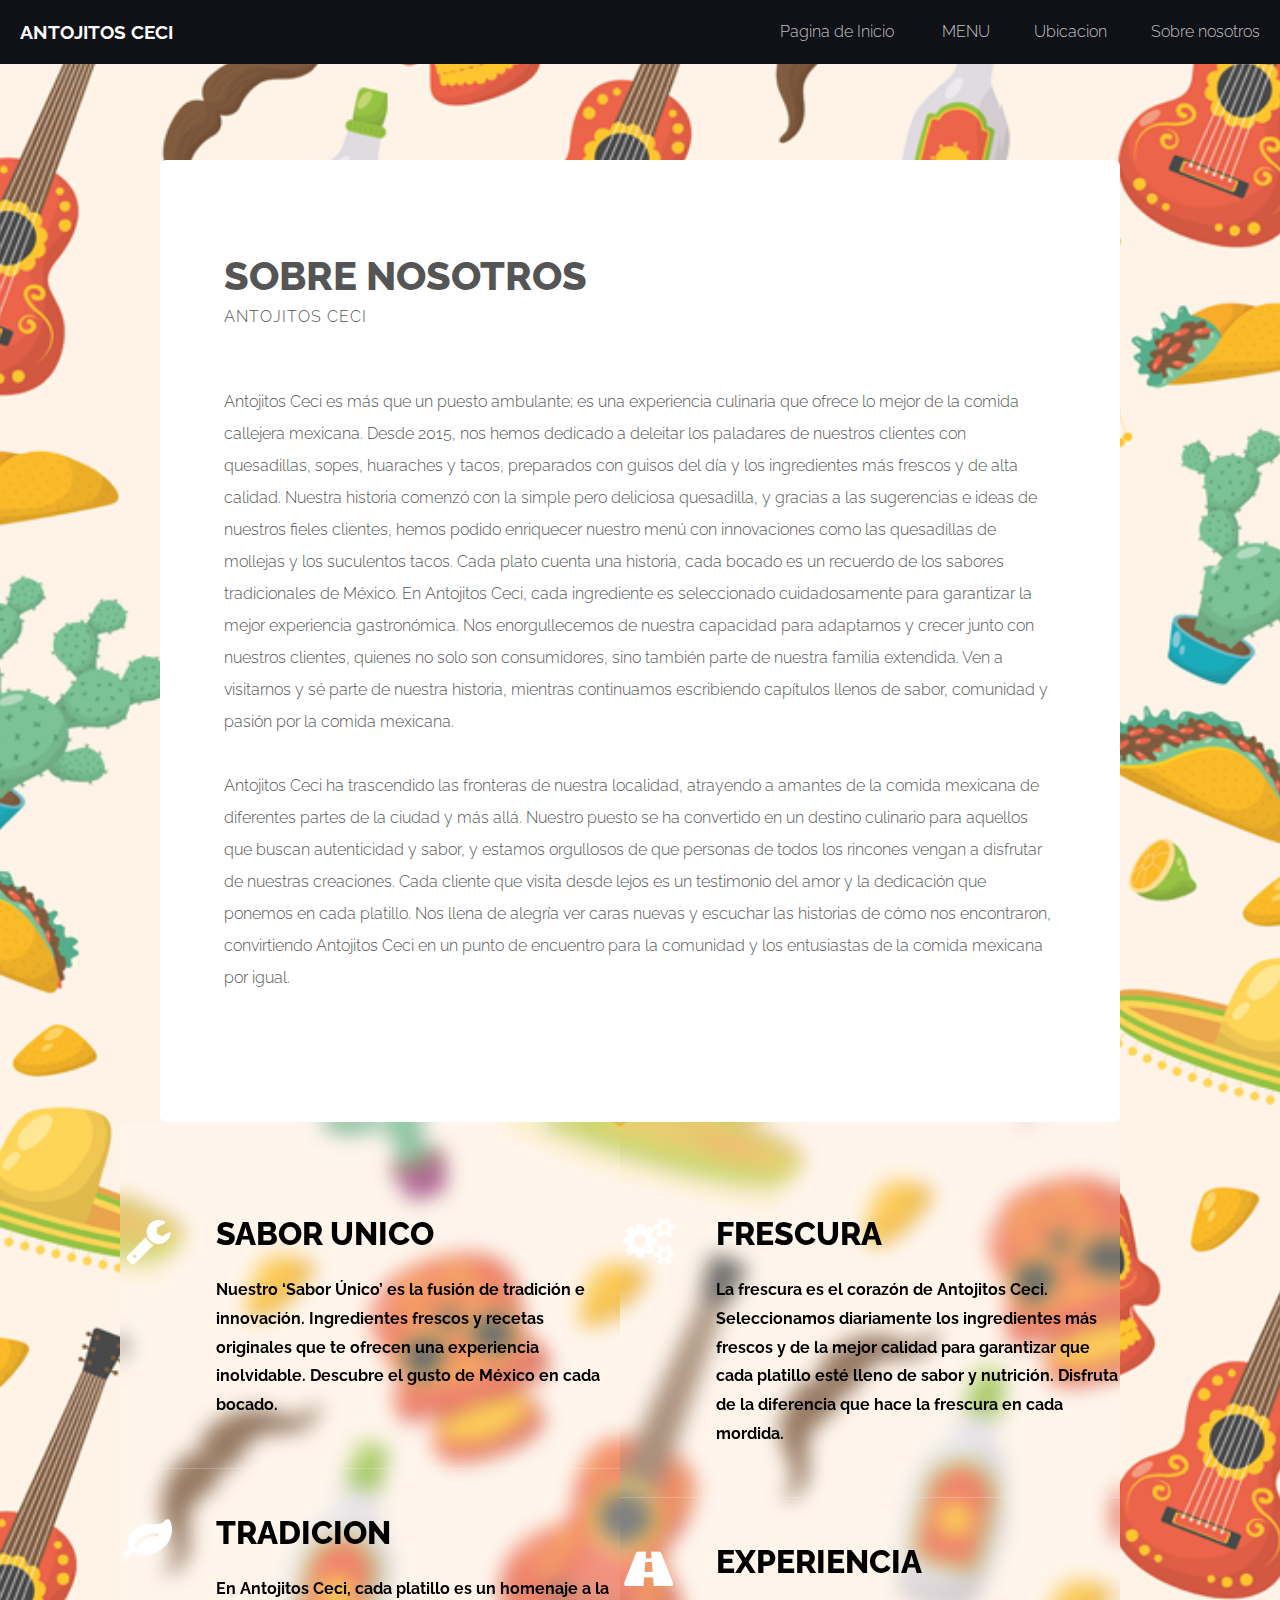
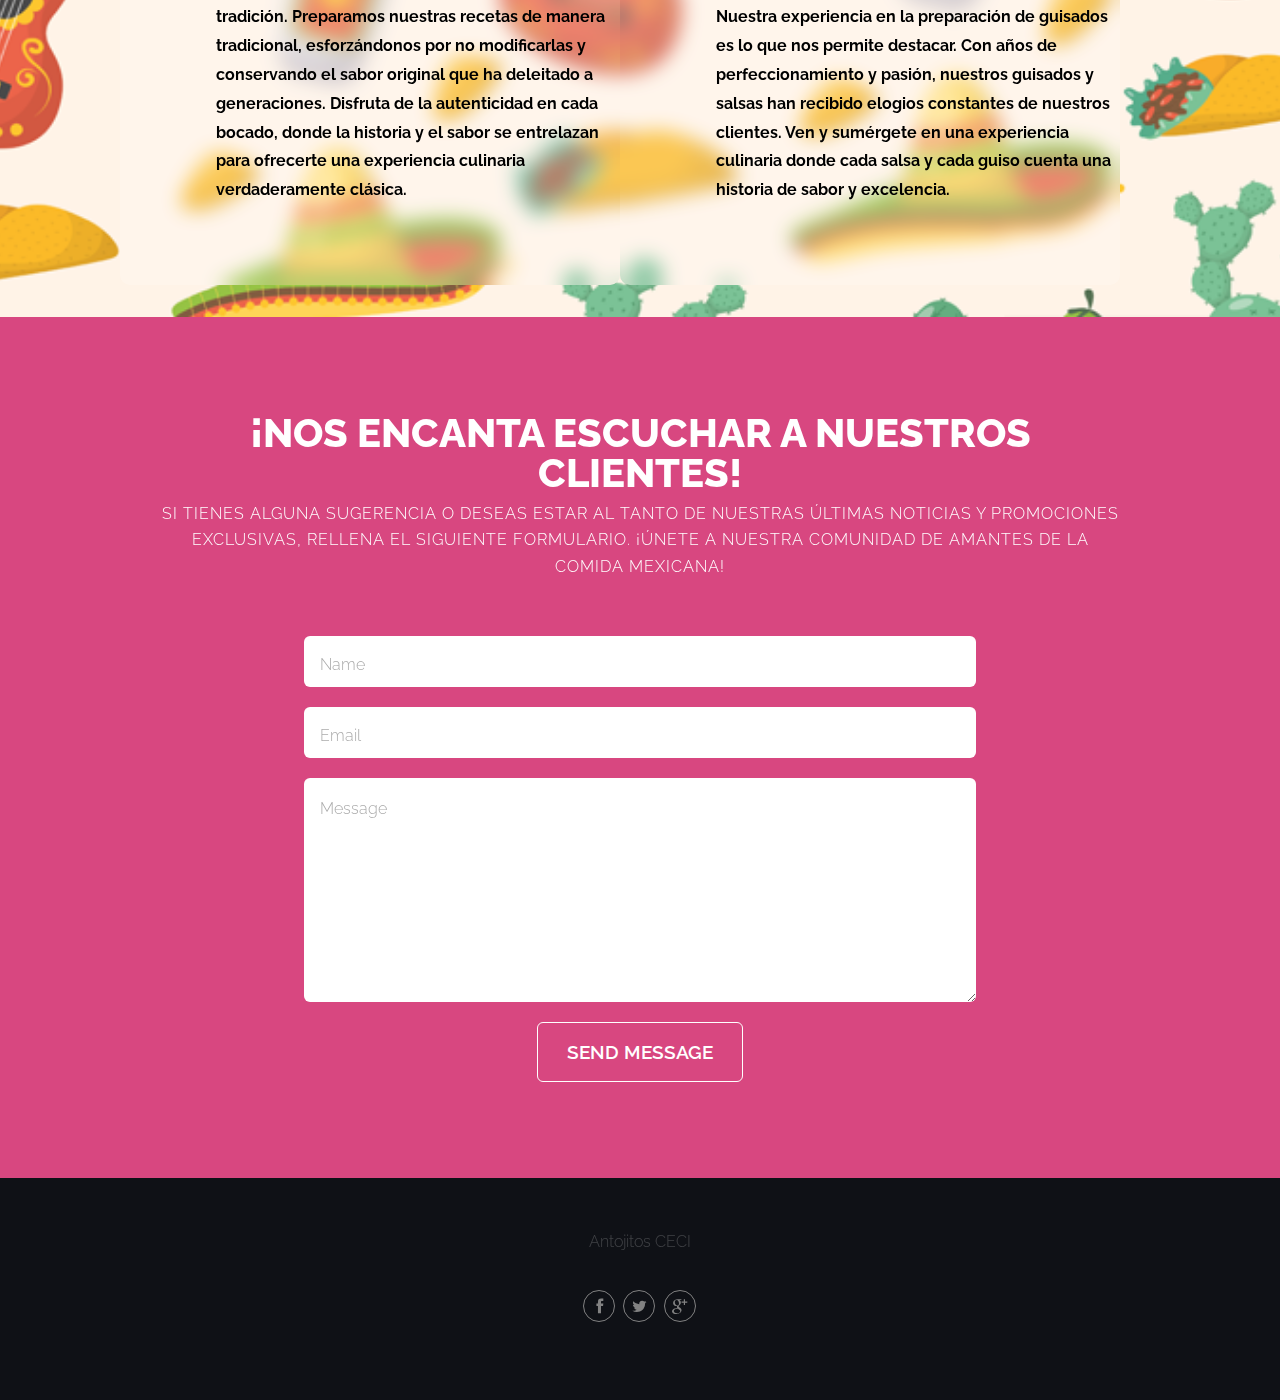
<file: sobre_nosotros.html>
<!DOCTYPE HTML>
<html>
	<head>
		<title>SOBRE NOSOTROS</title>
		<meta http-equiv="content-type" content="text/html; charset=utf-8" />
		<meta name="description" content="" />
		<meta name="keywords" content="" />
		<!--[if lte IE 8]><script src="css/ie/html5shiv.js"></script><![endif]-->
		<script src="js/jquery.min.js"></script>
		<script src="js/jquery.dropotron.min.js"></script>
		<script src="js/skel.min.js"></script>
		<script src="js/skel-layers.min.js"></script>
		<script src="js/init.js"></script>
		<noscript>
			<link rel="stylesheet" href="css/skel.css" />
			<link rel="stylesheet" href="css/style.css" />
			<link rel="stylesheet" href="css/style-wide.css" />
		</noscript>
		<!--[if lte IE 8]><link rel="stylesheet" href="css/ie/v8.css" /><![endif]-->
	</head>
	<body>

		<!-- Wrapper -->
			<div class="wrapper style1">

				<!-- Header -->
					<div id="header" class="skel-panels-fixed">
						<div id="logo">
							<h1><a href="index.html">Antojitos CECI</a></h1>
						</div>
						<nav id="nav">
							<ul>
								<li class="active"><a href="index.html">Pagina de Inicio&nbsp;</a></li>
								<li><a href="MENU.html">MENU</a></li>
								<li><a href="Ubicacion.html">Ubicacion</a></li>
								<li><a href="sobre_nosotros.html">Sobre nosotros</a></li>
							</ul>
						</nav>
					</div>
				<!-- Header -->

				<!-- Page -->
					<div id="page" class="container">
						<section>
							<header class="major">
								<h2>Sobre nosotros</h2>
								<span class="byline">Antojitos CECI</span>
							</header>
							<p>Antojitos Ceci es más que un puesto ambulante; es una experiencia culinaria que ofrece lo mejor de la comida callejera mexicana. Desde 2015, nos hemos dedicado a deleitar los paladares de nuestros clientes con quesadillas, sopes, huaraches y tacos, preparados con guisos del día y los ingredientes más frescos y de alta calidad.

Nuestra historia comenzó con la simple pero deliciosa quesadilla, y gracias a las sugerencias e ideas de nuestros fieles clientes, hemos podido enriquecer nuestro menú con innovaciones como las quesadillas de mollejas y los suculentos tacos. Cada plato cuenta una historia, cada bocado es un recuerdo de los sabores tradicionales de México.

En Antojitos Ceci, cada ingrediente es seleccionado cuidadosamente para garantizar la mejor experiencia gastronómica. Nos enorgullecemos de nuestra capacidad para adaptarnos y crecer junto con nuestros clientes, quienes no solo son consumidores, sino también parte de nuestra familia extendida.

Ven a visitarnos y sé parte de nuestra historia, mientras continuamos escribiendo capítulos llenos de sabor, comunidad y pasión por la comida mexicana.</p>
							<p>Antojitos Ceci ha trascendido las fronteras de nuestra localidad, atrayendo a amantes de la comida mexicana de diferentes partes de la ciudad y más allá. Nuestro puesto se ha convertido en un destino culinario para aquellos que buscan autenticidad y sabor, y estamos orgullosos de que personas de todos los rincones vengan a disfrutar de nuestras creaciones.

Cada cliente que visita desde lejos es un testimonio del amor y la dedicación que ponemos en cada platillo. Nos llena de alegría ver caras nuevas y escuchar las historias de cómo nos encontraron, convirtiendo Antojitos Ceci en un punto de encuentro para la comunidad y los entusiastas de la comida mexicana por igual.</p>

						</section>
					</div>
				<!-- /Page -->

				<!-- Main -->
					<div id="main">
						<div class="container">
							<div class="row"> 
								
								<!-- Content -->
								<div class="6u blur-container">
									<section>
										<ul class="style">
											<li class="fa fa-wrench">
												<h3 style="color: black;">Sabor Unico</h3>
												<span style="color: black;"><strong>Nuestro ‘Sabor Único’ es la fusión de tradición e innovación. Ingredientes frescos y recetas originales que te ofrecen una experiencia inolvidable. Descubre el gusto de México en cada bocado.</strong></span> </li>
											<li class="fa fa-leaf">
												<h3 style="color: black;">Tradicion</h3>
												<span style="color: black;"><strong>En Antojitos Ceci, cada platillo es un homenaje a la tradición. Preparamos nuestras recetas de manera tradicional, esforzándonos por no modificarlas y conservando el sabor original que ha deleitado a generaciones. Disfruta de la autenticidad en cada bocado, donde la historia y el sabor se entrelazan para ofrecerte una experiencia culinaria verdaderamente clásica.</strong></span> </li>
										</ul>
									</section>
								</div>
								<div class="6u blur-container">
									<section>
										<ul class="style">
											<li class="fa fa-cogs">
												<h3 style="color: black;">Frescura</h3>
												<span style="color: black;"><strong>La frescura es el corazón de Antojitos Ceci. Seleccionamos diariamente los ingredientes más frescos y de la mejor calidad para garantizar que cada platillo esté lleno de sabor y nutrición. Disfruta de la diferencia que hace la frescura en cada mordida.</strong></span> </li>
											<li class="fa fa-road">
												<h3 style="color: black;">Experiencia</h3>
												<span style="color: black;"><strong>Nuestra experiencia en la preparación de guisados es lo que nos permite destacar. Con años de perfeccionamiento y pasión, nuestros guisados y salsas han recibido elogios constantes de nuestros clientes. Ven y sumérgete en una experiencia culinaria donde cada salsa y cada guiso cuenta una historia de sabor y excelencia.</strong></span> </li>
										</ul>
									</section>
								</div>
							</div>
						</div>
						</div>
				<!-- /Main --> 

	</div>

	<!-- Footer -->
		<div id="footer" class="wrapper style2">
			<div class="container">
				<section>
					<header class="major">
						<h2>¡NOS ENCANTA ESCUCHAR A NUESTROS CLIENTES!</h2>
						<span class="byline">SI TIENES ALGUNA SUGERENCIA O DESEAS ESTAR AL TANTO DE NUESTRAS ÚLTIMAS NOTICIAS Y PROMOCIONES EXCLUSIVAS, RELLENA EL SIGUIENTE FORMULARIO. ¡ÚNETE A NUESTRA COMUNIDAD DE AMANTES DE LA COMIDA MEXICANA!</span>
					</header>
					<form method="post" action="#">
						<div class="row half">
							<div class="12u">
								<input class="text" type="text" name="name" id="name" placeholder="Name" />
							</div>
						</div>
						<div class="row half">
							<div class="12u">
								<input class="text" type="text" name="email" id="email" placeholder="Email" />
							</div>
						</div>
						<div class="row half">
							<div class="12u">
								<textarea name="message" id="message" placeholder="Message"></textarea>
							</div>
						</div>
						<div class="row half">
							<div class="12u">
								<ul class="actions">
									<li>
										<input type="submit" value="Send Message" class="button alt" />
									</li>
								</ul>
							</div>
						</div>
					</form>
				</section>
			</div>
		</div>
	<!-- /Footer -->

	<!-- Copyright -->
		<div id="copyright">
			<p>Antojitos CECI</p>
				<ul class="icons">
					<li><a href="#" class="fa fa-facebook"><span>Facebook</span></a></li>
					<li><a href="#" class="fa fa-twitter"><span>Twitter</span></a></li>
					<li><a href="#" class="fa fa-google-plus"><span>Google+</span></a></li>
				</ul>
			</div>
		</div>

	</body>
</html>
</file>
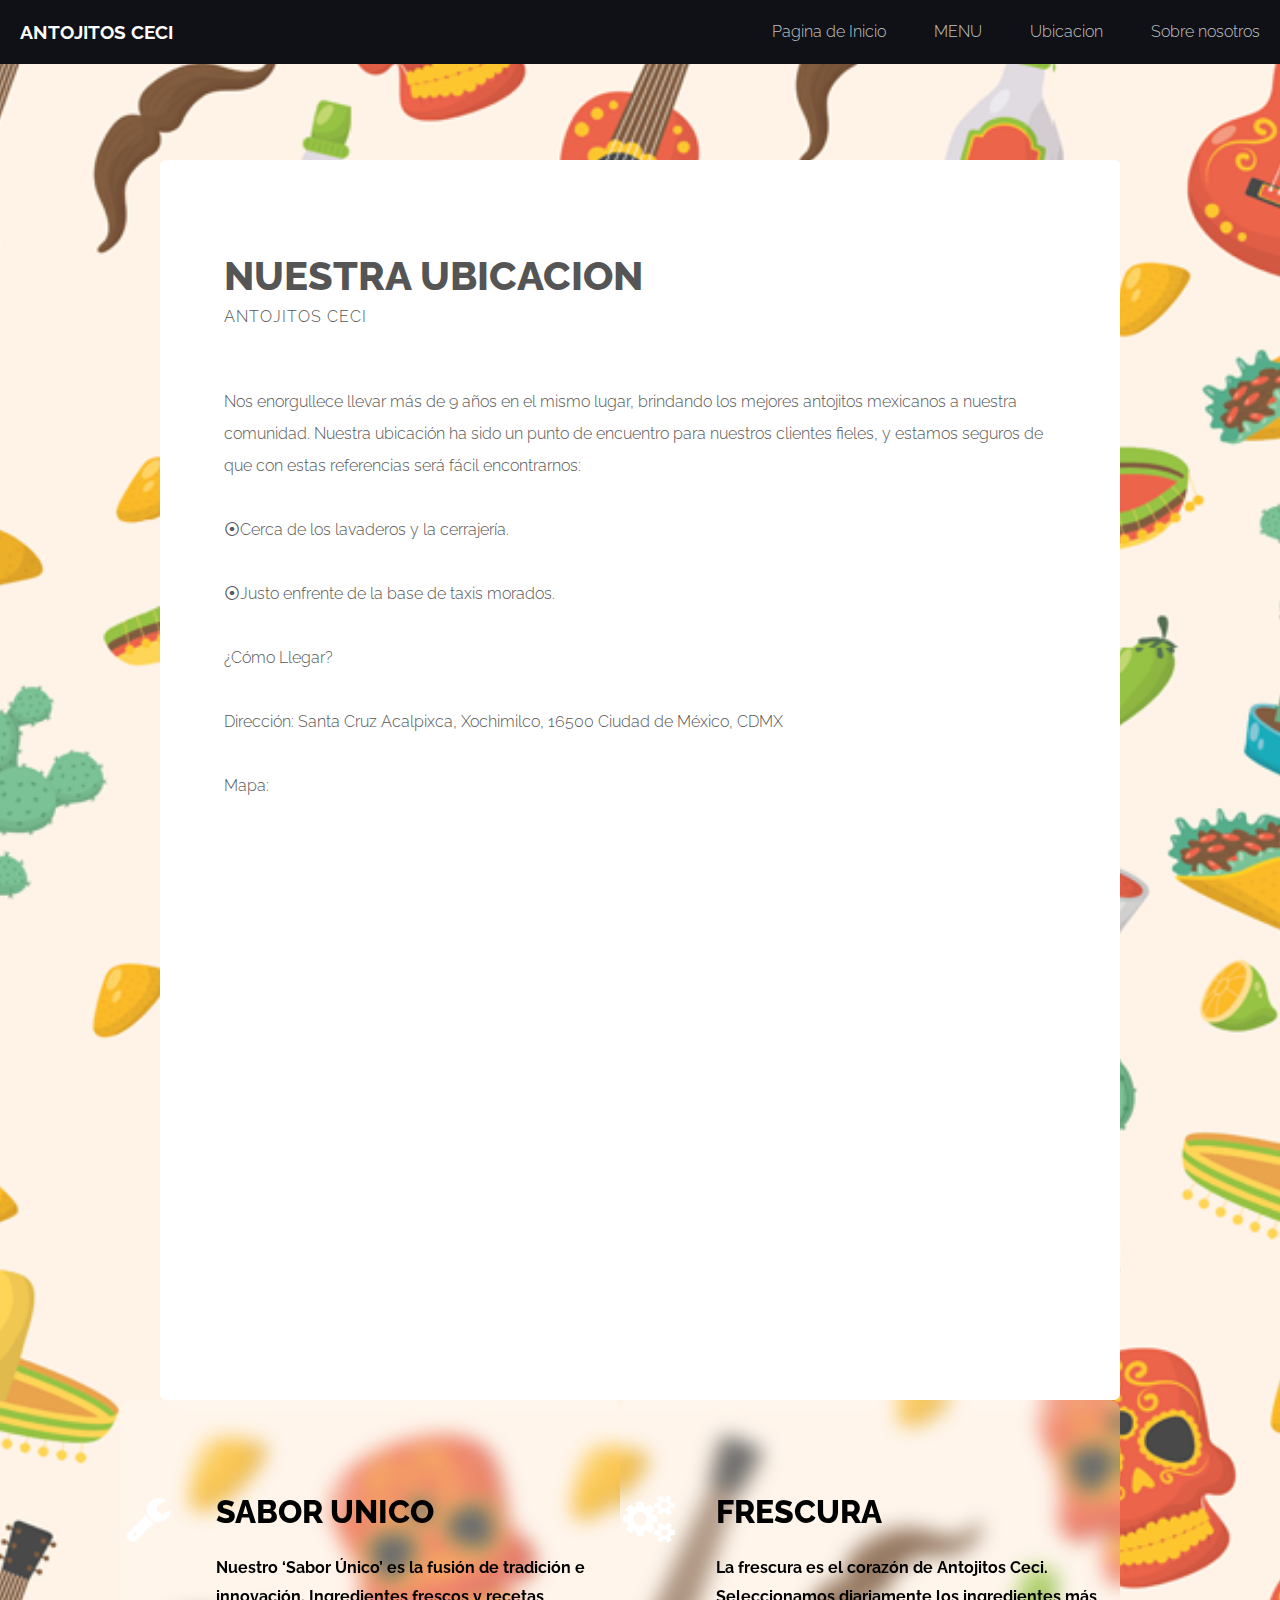
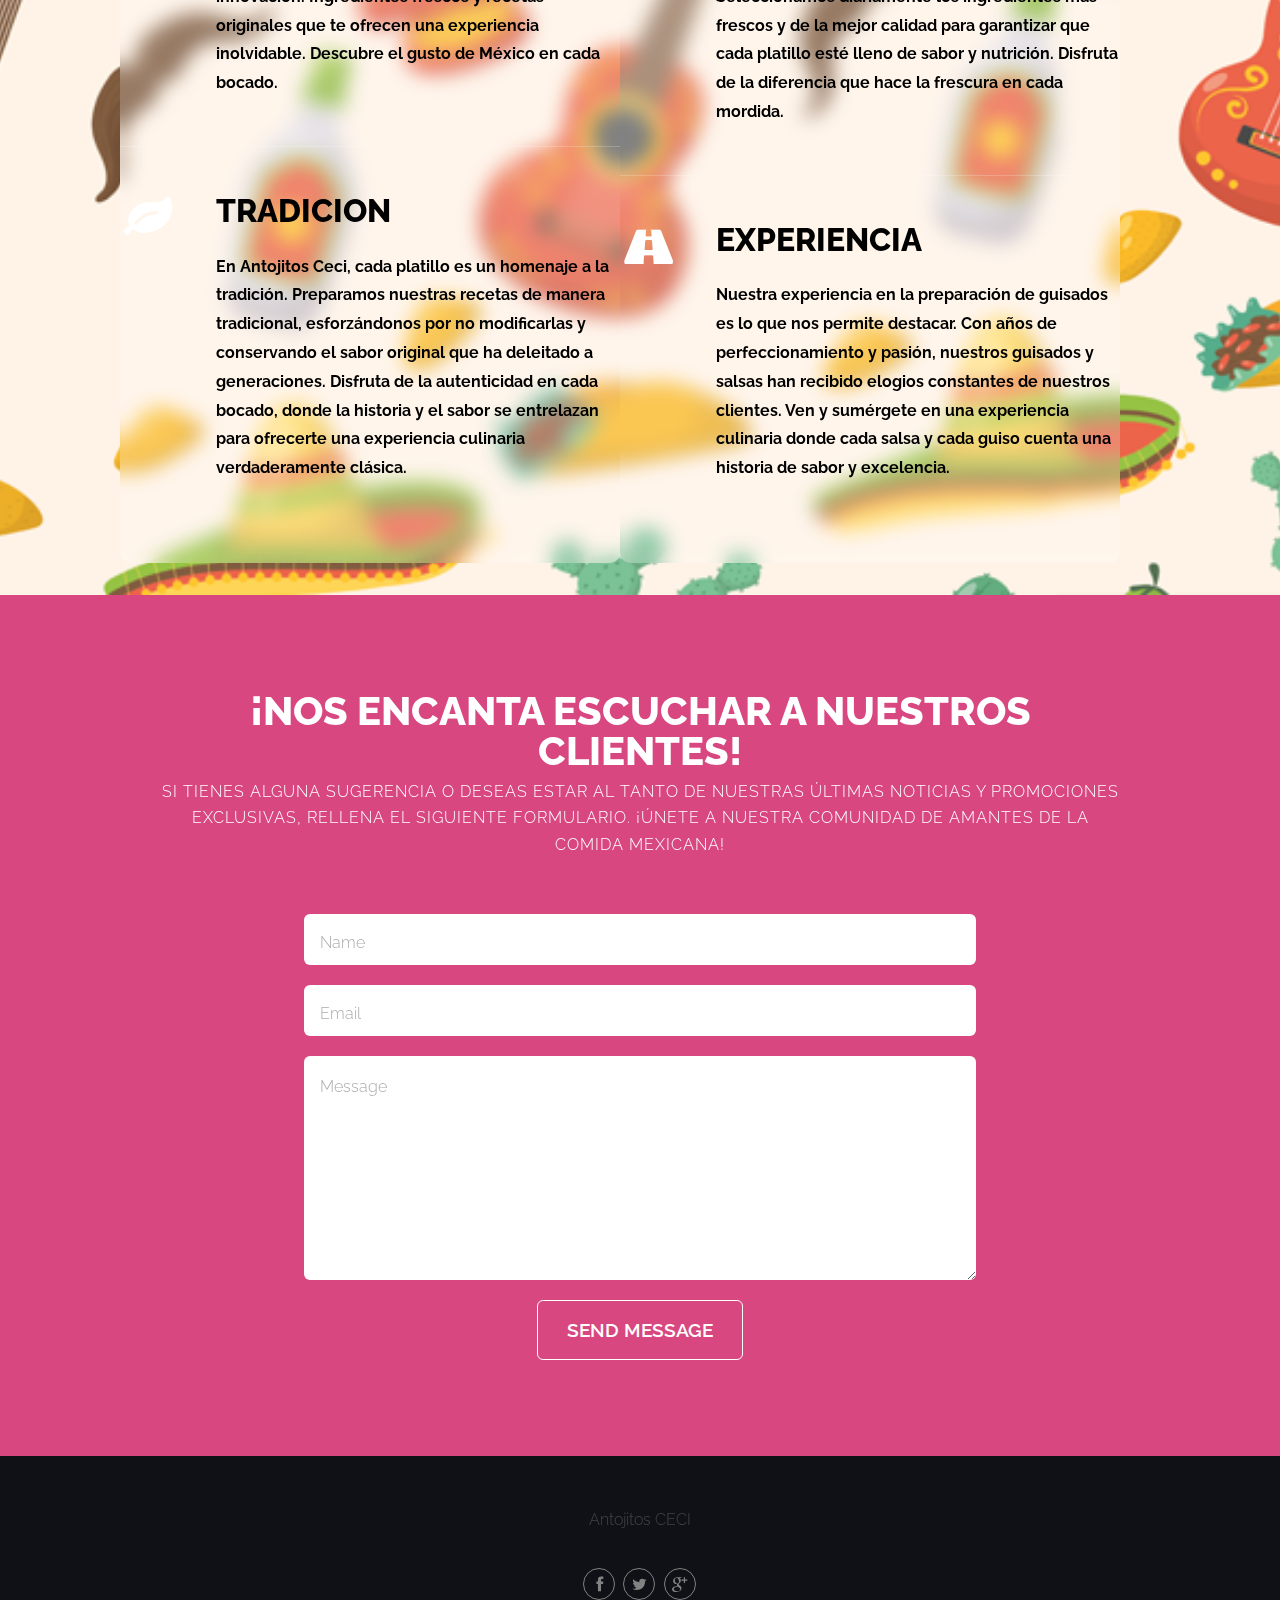
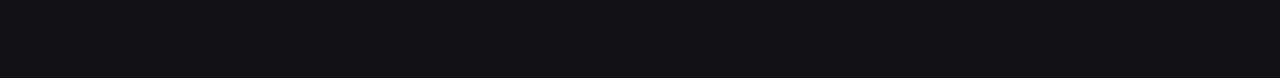
<file: Ubicacion.html>
<!DOCTYPE HTML>
<html>
	<head>
		<title>UBICACION</title>
		<meta http-equiv="content-type" content="text/html; charset=utf-8" />
		<meta name="description" content="" />
		<meta name="keywords" content="" />
		<!--[if lte IE 8]><script src="css/ie/html5shiv.js"></script><![endif]-->
		<script src="js/jquery.min.js"></script>
		<script src="js/jquery.dropotron.min.js"></script>
		<script src="js/skel.min.js"></script>
		<script src="js/skel-layers.min.js"></script>
		<script src="js/init.js"></script>
		<noscript>
			<link rel="stylesheet" href="css/skel.css" />
			<link rel="stylesheet" href="css/style.css" />
			<link rel="stylesheet" href="css/style-wide.css" />
		</noscript>
		<!--[if lte IE 8]><link rel="stylesheet" href="css/ie/v8.css" /><![endif]-->
	</head>
	<body>

		<!-- Wrapper -->
			<div class="wrapper style1">

				<!-- Header -->
					<div id="header" class="skel-panels-fixed">
						<div id="logo">
							<h1><a href="index.html">Antojitos CECI</a></h1>
						</div>
						<nav id="nav">
							<ul>
								<li class="active"><a href="index.html">Pagina de Inicio&nbsp;</a></li>
								<li><a href="MENU.html">MENU&nbsp;</a></li>
								<li><a href="Ubicacion.html">Ubicacion&nbsp;</a></li>
								<li><a href="sobre_nosotros.html">Sobre nosotros</a></li>
							</ul>
						</nav>
					</div>
				<!-- Header -->

				<!-- Page -->
					<div id="page" class="container">
						<section>
							<header class="major">
								<h2>Nuestra ubicacion&nbsp;</h2>
								<span class="byline">Antojitos CECI</span>
							</header>
							<p>Nos enorgullece llevar más de 9 años en el mismo lugar, brindando los mejores antojitos mexicanos a nuestra comunidad. Nuestra ubicación ha sido un punto de encuentro para nuestros clientes fieles, y estamos seguros de que con estas referencias será fácil encontrarnos:</p>

<p>⦿Cerca de los lavaderos y la cerrajería.</p>
<p>⦿Justo enfrente de la base de taxis morados.</p>
<p>¿Cómo Llegar?</p>
<p>Dirección:
Santa Cruz Acalpixca, Xochimilco, 16500 Ciudad de México, CDMX</p>

<p>Mapa:</p>
							
							<div class="map-container">
        <iframe src="https://www.google.com/maps/embed?pb=!1m18!1m12!1m3!1d235.42462414686116!2d-99.07273611617539!3d19.247808208324926!2m3!1f0!2f0!3f0!3m2!1i1024!2i768!4f13.1!3m3!1m2!1s0x85ce05b99b6dfca3%3A0xa651caf8d3b58f07!2sQuesadillas%20y%20antojitos!5e0!3m2!1ses!2smx!4v1718832466292!5m2!1ses!2smx" width="600" height="450" style="border:0;" allowfullscreen="" loading="lazy" referrerpolicy="no-referrer-when-downgrade"></iframe>
    </div>
							

						</section>
					</div>
				<!-- /Page -->

				<!-- Main -->
					<div id="main">
						<div class="container">
							<div class="row"> 
								
								<!-- Content -->
								<div class="6u blur-container">
									<section>
										<ul class="style">
											<li class="fa fa-wrench">
												<h3 style="color: black;">Sabor Unico</h3>
												<span style="color: black;"><strong>Nuestro ‘Sabor Único’ es la fusión de tradición e innovación. Ingredientes frescos y recetas originales que te ofrecen una experiencia inolvidable. Descubre el gusto de México en cada bocado.</strong></span> </li>
											<li class="fa fa-leaf">
												<h3 style="color: black;">Tradicion</h3>
												<span style="color: black;"><strong>En Antojitos Ceci, cada platillo es un homenaje a la tradición. Preparamos nuestras recetas de manera tradicional, esforzándonos por no modificarlas y conservando el sabor original que ha deleitado a generaciones. Disfruta de la autenticidad en cada bocado, donde la historia y el sabor se entrelazan para ofrecerte una experiencia culinaria verdaderamente clásica.</strong></span> </li>
										</ul>
									</section>
								</div>
								<div class="6u blur-container">
									<section>
										<ul class="style">
											<li class="fa fa-cogs">
												<h3 style="color: black;">Frescura</h3>
												<span style="color: black;"><strong>La frescura es el corazón de Antojitos Ceci. Seleccionamos diariamente los ingredientes más frescos y de la mejor calidad para garantizar que cada platillo esté lleno de sabor y nutrición. Disfruta de la diferencia que hace la frescura en cada mordida.</strong></span> </li>
											<li class="fa fa-road">
												<h3 style="color: black;">Experiencia</h3>
												<span style="color: black;"><strong>Nuestra experiencia en la preparación de guisados es lo que nos permite destacar. Con años de perfeccionamiento y pasión, nuestros guisados y salsas han recibido elogios constantes de nuestros clientes. Ven y sumérgete en una experiencia culinaria donde cada salsa y cada guiso cuenta una historia de sabor y excelencia.</strong></span> </li>
										</ul>
									</section>
								</div>
							</div>
							</div>
						</div>				<!-- /Main --> 

	</div>

	<!-- Footer -->
		<div id="footer" class="wrapper style2">
			<div class="container">
				<section>
					<header class="major">
						<h2>¡NOS ENCANTA ESCUCHAR A NUESTROS CLIENTES!</h2>
						<span class="byline">SI TIENES ALGUNA SUGERENCIA O DESEAS ESTAR AL TANTO DE NUESTRAS ÚLTIMAS NOTICIAS Y PROMOCIONES EXCLUSIVAS, RELLENA EL SIGUIENTE FORMULARIO. ¡ÚNETE A NUESTRA COMUNIDAD DE AMANTES DE LA COMIDA MEXICANA!</span>
					</header>
					<form method="post" action="#">
						<div class="row half">
							<div class="12u">
								<input class="text" type="text" name="name" id="name" placeholder="Name" />
							</div>
						</div>
						<div class="row half">
							<div class="12u">
								<input class="text" type="text" name="email" id="email" placeholder="Email" />
							</div>
						</div>
						<div class="row half">
							<div class="12u">
								<textarea name="message" id="message" placeholder="Message"></textarea>
							</div>
						</div>
						<div class="row half">
							<div class="12u">
								<ul class="actions">
									<li>
										<input type="submit" value="Send Message" class="button alt" />
									</li>
								</ul>
							</div>
						</div>
					</form>
				</section>
			</div>
		</div>
	<!-- /Footer -->

	<!-- Copyright -->
		<div id="copyright">
			<p>Antojitos CECI</p>
				<ul class="icons">
				  <li><a href="#" class="fa fa-facebook"><span>Facebook</span></a></li>
					<li><a href="#" class="fa fa-twitter"><span>Twitter</span></a></li>
					<li><a href="#" class="fa fa-google-plus"><span>Google+</span></a></li>
				</ul>
			</div>
		</div>

	</body>
</html>
</file>
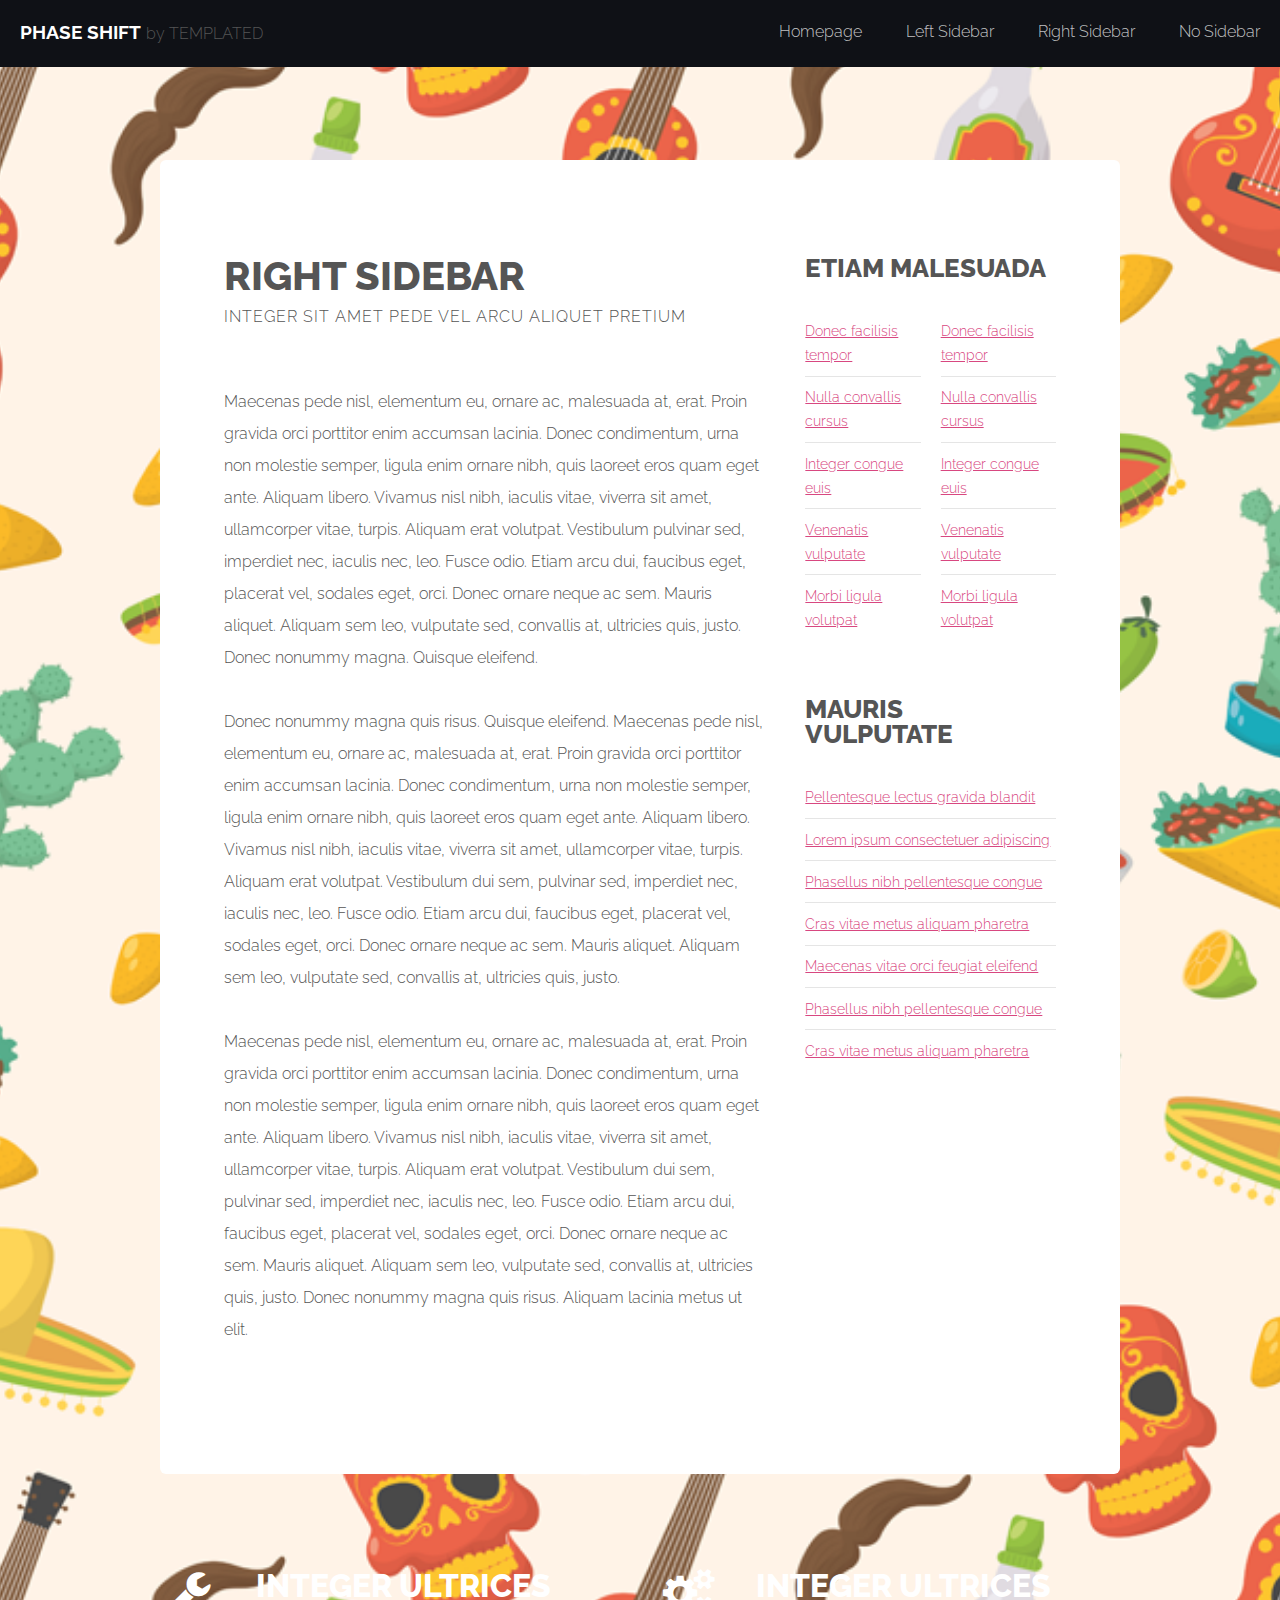
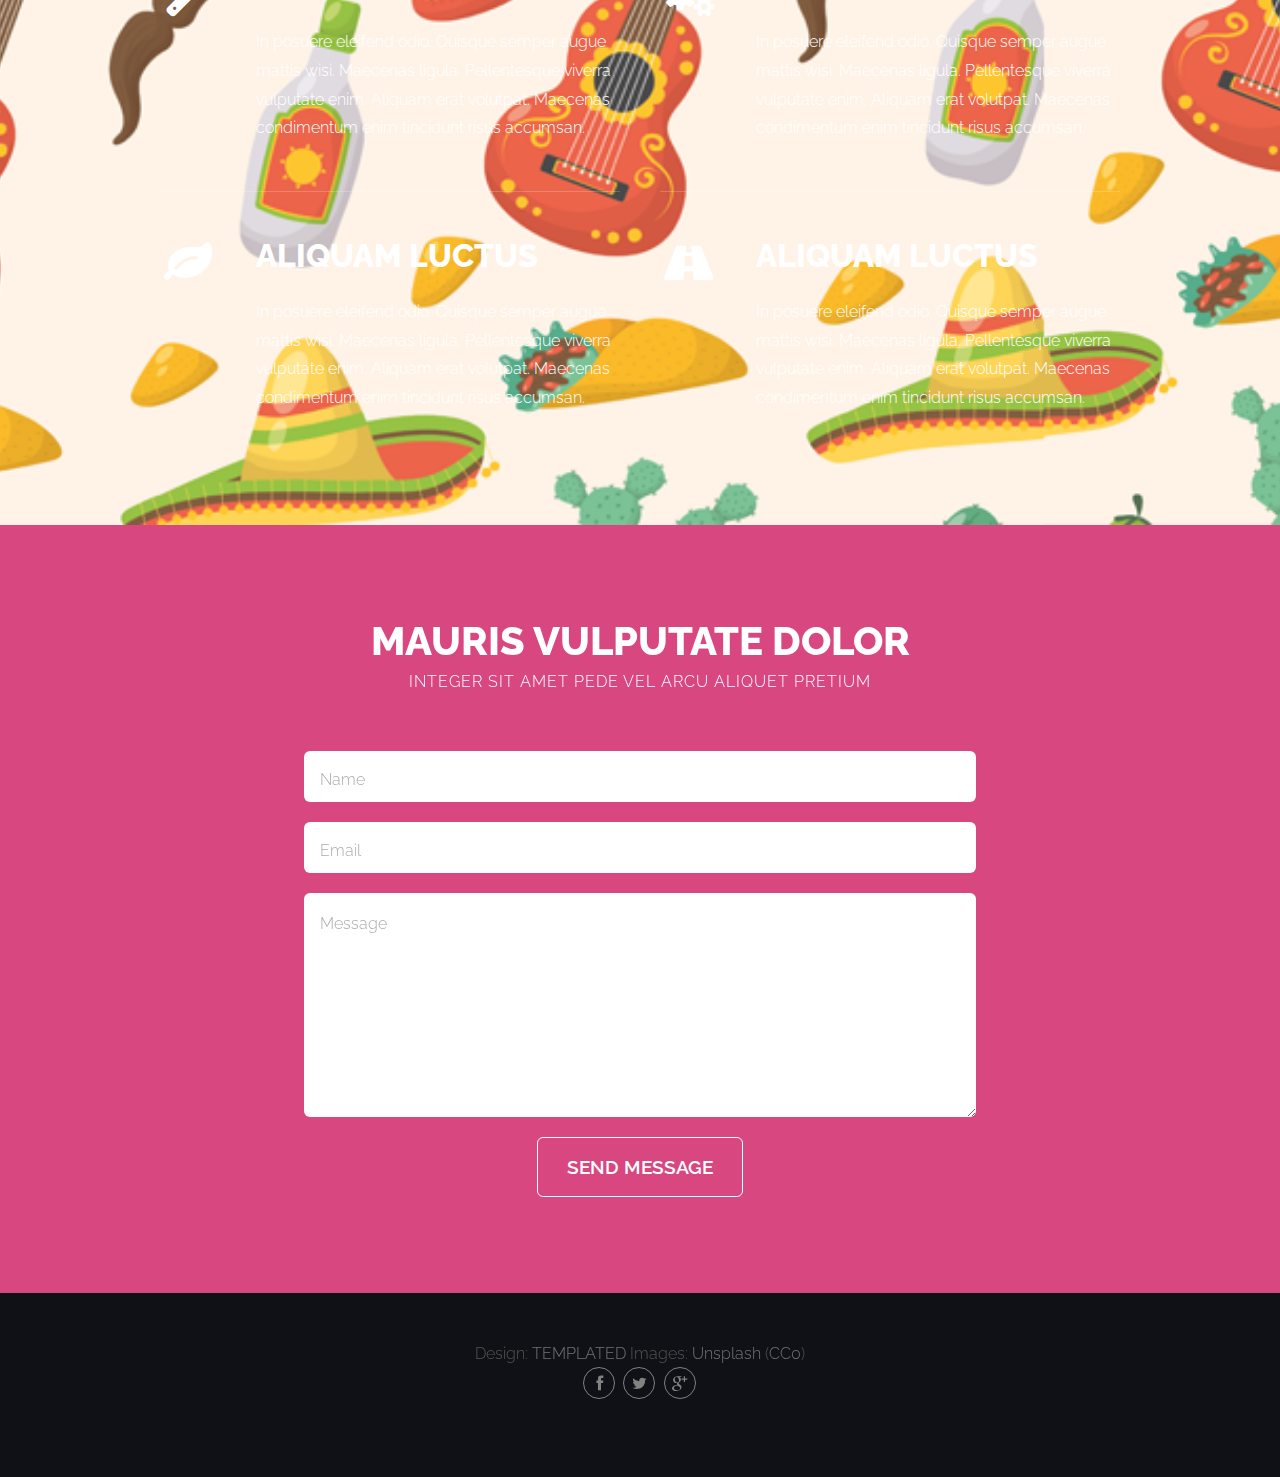
<file: Ubicacion1.html>
<!DOCTYPE HTML>
<!--
	Phase Shift by TEMPLATED
	templated.co @templatedco
	Released for free under the Creative Commons Attribution 3.0 license (templated.co/license)
-->
<html>
	<head>
		<title>Right Sidebar - Phase Shift by TEMPLATED</title>
		<meta http-equiv="content-type" content="text/html; charset=utf-8" />
		<meta name="description" content="" />
		<meta name="keywords" content="" />
		<!--[if lte IE 8]><script src="css/ie/html5shiv.js"></script><![endif]-->
		<script src="js/jquery.min.js"></script>
		<script src="js/jquery.dropotron.min.js"></script>
		<script src="js/skel.min.js"></script>
		<script src="js/skel-layers.min.js"></script>
		<script src="js/init.js"></script>
		<noscript>
			<link rel="stylesheet" href="css/skel.css" />
			<link rel="stylesheet" href="css/style.css" />
			<link rel="stylesheet" href="css/style-wide.css" />
		</noscript>
		<!--[if lte IE 8]><link rel="stylesheet" href="css/ie/v8.css" /><![endif]-->
	</head>
	<body>

		<!-- Wrapper -->
			<div class="wrapper style1">

				<!-- Header -->
					<div id="header" class="skel-panels-fixed">
						<div id="logo">
							<h1><a href="index.html">Phase Shift</a></h1>
							<span class="tag">by TEMPLATED</span>
						</div>
						<nav id="nav">
							<ul>
								<li class="active"><a href="index.html">Homepage</a></li>
								<li><a href="left-sidebar.html">Left Sidebar</a></li>
								<li><a href="right-sidebar.html">Right Sidebar</a></li>
								<li><a href="no-sidebar.html">No Sidebar</a></li>
							</ul>
						</nav>
					</div>
				<!-- Header -->

				<!-- Page -->
					<div id="page" class="container">
						<div class="row">
						
							<!-- Content -->
							<div id="content" class="8u skel-cell-important">
								<section>
									<header class="major">
										<h2>Right Sidebar</h2>
										<span class="byline">Integer sit amet pede vel arcu aliquet pretium</span>
									</header>
									<p>Maecenas pede nisl, elementum eu, ornare ac, malesuada at, erat. Proin gravida orci porttitor enim accumsan lacinia. Donec condimentum, urna non molestie semper, ligula enim ornare nibh, quis laoreet eros quam eget ante. Aliquam libero. Vivamus nisl nibh, iaculis vitae, viverra sit amet, ullamcorper vitae, turpis. Aliquam erat volutpat. Vestibulum pulvinar sed, imperdiet nec, iaculis nec, leo. Fusce odio. Etiam arcu dui, faucibus eget, placerat vel, sodales eget, orci. Donec ornare neque ac sem. Mauris aliquet. Aliquam sem leo, vulputate sed, convallis at, ultricies quis, justo. Donec nonummy magna. Quisque eleifend.</p>
									<p>Donec nonummy magna quis risus. Quisque eleifend. Maecenas pede nisl, elementum eu, ornare ac, malesuada at, erat. Proin gravida orci porttitor enim accumsan lacinia. Donec condimentum, urna non molestie semper, ligula enim ornare nibh, quis laoreet eros quam eget ante. Aliquam libero. Vivamus nisl nibh, iaculis vitae, viverra sit amet, ullamcorper vitae, turpis. Aliquam erat volutpat. Vestibulum dui sem, pulvinar sed, imperdiet nec, iaculis nec, leo. Fusce odio. Etiam arcu dui, faucibus eget, placerat vel, sodales eget, orci. Donec ornare neque ac sem. Mauris aliquet. Aliquam sem leo, vulputate sed, convallis at, ultricies quis, justo.</p>
									<p>Maecenas pede nisl, elementum eu, ornare ac, malesuada at, erat. Proin gravida orci porttitor enim accumsan lacinia. Donec condimentum, urna non molestie semper, ligula enim ornare nibh, quis laoreet eros quam eget ante. Aliquam libero. Vivamus nisl nibh, iaculis vitae, viverra sit amet, ullamcorper vitae, turpis. Aliquam erat volutpat. Vestibulum dui sem, pulvinar sed, imperdiet nec, iaculis nec, leo. Fusce odio. Etiam arcu dui, faucibus eget, placerat vel, sodales eget, orci. Donec ornare neque ac sem. Mauris aliquet. Aliquam sem leo, vulputate sed, convallis at, ultricies quis, justo. Donec nonummy magna quis risus. Aliquam lacinia metus ut elit.</p>
								</section>
							</div>
		
							<!-- Sidebar -->
							<div id="sidebar" class="4u">
								<section>
									<header class="major">
										<h2>Etiam malesuada</h2>
									</header>
									<div class="row half">
										<section class="6u">
											<ul class="default">
												<li><a href="#">Donec facilisis tempor</a></li>
												<li><a href="#">Nulla convallis cursus</a></li>
												<li><a href="#">Integer congue euis</a></li>
												<li><a href="#">Venenatis vulputate</a></li>
												<li><a href="#">Morbi ligula volutpat</a></li>
											</ul>
										</section>
										<section class="6u">
											<ul class="default small">
												<li><a href="#">Donec facilisis tempor</a></li>
												<li><a href="#">Nulla convallis cursus</a></li>
												<li><a href="#">Integer congue euis</a></li>
												<li><a href="#">Venenatis vulputate</a></li>
												<li><a href="#">Morbi ligula volutpat</a></li>
											</ul>
										</section>
									</div>
								</section>
								<section>
									<header class="major">
										<h2>Mauris vulputate</h2>
									</header>
									<ul class="default">
										<li><a href="#">Pellentesque lectus gravida blandit</a></li>
										<li><a href="#">Lorem ipsum consectetuer adipiscing</a></li>
										<li><a href="#">Phasellus nibh pellentesque congue</a></li>
										<li><a href="#">Cras vitae metus aliquam pharetra</a></li>
										<li><a href="#">Maecenas vitae orci feugiat eleifend</a></li>
										<li><a href="#">Phasellus nibh pellentesque congue</a></li>
										<li><a href="#">Cras vitae metus aliquam pharetra</a></li>
									</ul>
								</section>
							</div>
							
						</div>
					</div>
				<!-- /Page -->

				<!-- Main -->
					<div id="main">
						<div class="container">
							<div class="row"> 
								
								<!-- Content -->
								<div class="6u">
									<section>
										<ul class="style">
											<li class="fa fa-wrench">
												<h3>Integer ultrices</h3>
												<span>In posuere eleifend odio. Quisque semper augue mattis wisi. Maecenas ligula. Pellentesque viverra vulputate enim. Aliquam erat volutpat. Maecenas condimentum enim tincidunt risus accumsan.</span> </li>
											<li class="fa fa-leaf">
												<h3>Aliquam luctus</h3>
												<span>In posuere eleifend odio. Quisque semper augue mattis wisi. Maecenas ligula. Pellentesque viverra vulputate enim. Aliquam erat volutpat. Maecenas condimentum enim tincidunt risus accumsan.</span> </li>
										</ul>
									</section>
								</div>
								<div class="6u">
									<section>
										<ul class="style">
											<li class="fa fa-cogs">
												<h3>Integer ultrices</h3>
												<span>In posuere eleifend odio. Quisque semper augue mattis wisi. Maecenas ligula. Pellentesque viverra vulputate enim. Aliquam erat volutpat. Maecenas condimentum enim tincidunt risus accumsan.</span> </li>
											<li class="fa fa-road">
												<h3>Aliquam luctus</h3>
												<span>In posuere eleifend odio. Quisque semper augue mattis wisi. Maecenas ligula. Pellentesque viverra vulputate enim. Aliquam erat volutpat. Maecenas condimentum enim tincidunt risus accumsan.</span> </li>
										</ul>
									</section>
								</div>
							</div>
						</div>
					</div>
				<!-- /Main --> 

	</div>

	<!-- Footer -->
		<div id="footer" class="wrapper style2">
			<div class="container">
				<section>
					<header class="major">
						<h2>Mauris vulputate dolor</h2>
						<span class="byline">Integer sit amet pede vel arcu aliquet pretium</span>
					</header>
					<form method="post" action="#">
						<div class="row half">
							<div class="12u">
								<input class="text" type="text" name="name" id="name" placeholder="Name" />
							</div>
						</div>
						<div class="row half">
							<div class="12u">
								<input class="text" type="text" name="email" id="email" placeholder="Email" />
							</div>
						</div>
						<div class="row half">
							<div class="12u">
								<textarea name="message" id="message" placeholder="Message"></textarea>
							</div>
						</div>
						<div class="row half">
							<div class="12u">
								<ul class="actions">
									<li>
										<input type="submit" value="Send Message" class="button alt" />
									</li>
								</ul>
							</div>
						</div>
					</form>
				</section>
			</div>
		</div>
	<!-- /Footer -->

	<!-- Copyright -->
		<div id="copyright">
			<div class="container"> <span class="copyright">Design: <a href="http://templated.co">TEMPLATED</a> Images: <a href="http://unsplash.com">Unsplash</a> (<a href="http://unsplash.com/cc0">CC0</a>)</span>
				<ul class="icons">
					<li><a href="#" class="fa fa-facebook"><span>Facebook</span></a></li>
					<li><a href="#" class="fa fa-twitter"><span>Twitter</span></a></li>
					<li><a href="#" class="fa fa-google-plus"><span>Google+</span></a></li>
				</ul>
			</div>
		</div>

	</body>
</html>
</file>
<file: css/skel.css>
html,body,div,span,applet,object,iframe,h1,h2,h3,h4,h5,h6,p,blockquote,pre,a,abbr,acronym,address,big,cite,code,del,dfn,em,img,ins,kbd,q,s,samp,small,strike,strong,sub,sup,tt,var,b,u,i,center,dl,dt,dd,ol,ul,li,fieldset,form,label,legend,table,caption,tbody,tfoot,thead,tr,th,td,article,aside,canvas,details,embed,figure,figcaption,footer,header,hgroup,menu,nav,output,ruby,section,summary,time,mark,audio,video{margin:0;padding:0;border:0;font-size:100%;font:inherit;vertical-align:baseline;}article,aside,details,figcaption,figure,footer,header,hgroup,menu,nav,section{display:block;}body{line-height:1;}ol,ul{list-style:none;}blockquote,q{quotes:none;}blockquote:before,blockquote:after,q:before,q:after{content:'';content:none;}table{border-collapse:collapse;border-spacing:0;}body{-webkit-text-size-adjust:none}

/* Box Model */

	*, *:before, *:after {
		-moz-box-sizing: border-box;
		-webkit-box-sizing: border-box;
		box-sizing: border-box;
	}

/* Container */

	body {
		/* min-width: (containers) */
		min-width: 1200px;
	}

	.container {
		margin-left: auto;
		margin-right: auto;
		
		/* width: (containers) */
		width: 1200px;
	}

	/* Modifiers */
	
		.container.small {
			/* width: (containers) * 0.75; */
			width: 900px;
		}

		.container.big {
			width: 100%;

			/* max-width: (containers) * 1.25; */
			max-width: 1500px;

			/* min-width: (containers); */
			min-width: 1200px;
		}

/* Grid */

	.\31 2u { width: 100% }
	.\31 1u { width: 91.6666666667% }
	.\31 0u { width: 83.3333333333% }
	.\39 u { width: 75% }
	.\38 u { width: 66.6666666667% }
	.\37 u { width: 58.3333333333% }
	.\36 u { width: 50% }
	.\35 u { width: 41.6666666667% }
	.\34 u { width: 33.3333333333% }
	.\33 u { width: 25% }
	.\32 u { width: 16.6666666667% }
	.\31 u { width: 8.3333333333% }
	.\-11u { margin-left: 91.6666666667% }
	.\-10u { margin-left: 83.3333333333% }
	.\-9u { margin-left: 75% }
	.\-8u { margin-left: 66.6666666667% }
	.\-7u { margin-left: 58.3333333333% }
	.\-6u { margin-left: 50% }
	.\-5u { margin-left: 41.6666666667% }
	.\-4u { margin-left: 33.3333333333% }
	.\-3u { margin-left: 25% }
	.\-2u { margin-left: 16.6666666667% }
	.\-1u { margin-left: 8.3333333333% }

	/* Rows */

		.row > * {
			float: left;
		}

		.row:after {
			content: '';
			display: block;
			clear: both;
			height: 0;
		}

		.row:first-child > * {
			padding-top: 0 !important;
		}

		/* Normal */

			.row > * {
				/* padding-left: (gutters) */
				padding-left: 40px;
			}

			.row + .row > * {
				/* padding: (gutters) 0 0 (gutters) */
				padding: 40px 0 0 40px;
			}

			.row {
				/* margin-left: -(gutters) */
				margin-left: -40px;
			}

		/* Flush */

			.row.flush > * {
				padding-left: 0;
			}

			.row + .row.flush > * {
				padding: 0;
			}

			.row.flush {
				margin-left: 0;
			}

		/* Quarter */

			.row.quarter > * {
				/* padding-left: (gutters * 0.25) */
				padding-left: 10px;
			}

			.row + .row.quarter > * {
				/* padding: (gutters * 0.25) 0 0 (gutters * 0.25) */
				padding: 10px 0 0 10px;
			}

			.row.quarter {
				/* margin-left: -(gutters * 0.25) */
				margin-left: -10px;
			}

		/* Half */

			.row.half > * {
				/* padding-left: (gutters * 0.5) */
				padding-left: 20px;
			}

			.row + .row.half > * {
				/* padding: (gutters * 0.5) 0 0 (gutters * 0.5) */
				padding: 20px 0 0 20px;
			}

			.row.half {
				/* margin-left: -(gutters * 0.5) */
				margin-left: -20px;
			}

		/* One and (a) Half */

			.row.oneandhalf > * {
				/* padding-left: (gutters * 1.5) */
				padding-left: 60px;
			}

			.row + .row.oneandhalf > * {
				/* padding: (gutters * 1.5) 0 0 (gutters * 1.5) */
				padding: 60px 0 0 60px;
			}

			.row.oneandhalf {
				/* margin-left: -(gutters * 1.5) */
				margin-left: -60px;
			}

		/* Double */

			.row.double > * {
				/* padding-left: (gutters * 2) */
				padding-left: 80px;
			}

			.row + .row.double > * {
				/* padding: (gutters * 2) 0 0 (gutters * 2) */
				padding: 80px 0 0 80px;
			}

			.row.double {
				/* margin-left: -(gutters * 2) */
				margin-left: -80px;
			}
</file>
<file: css/style-wide.css>
/*
	Phase Shift by TEMPLATED
	templated.co @templatedco
	Released for free under the Creative Commons Attribution 3.0 license (templated.co/license)
*/

/* Basic */

	body, input, select, textarea {
		font-size: 12pt;
		line-height: 1.5em;
	}
</file>
<file: css/ie/v8.css>
/*
	Phase Shift by TEMPLATED
	templated.co @templatedco
	Released for free under the Creative Commons Attribution 3.0 license (templated.co/license)
*/

/* Wrapper */

	.wrapper.style1 {
		-ms-behavior: url("css/ie/backgroundsize.min.htc");
	}
</file>
<file: css/style.css>
@import url("font-awesome.min.css");
@import url("http://fonts.googleapis.com/css?family=Raleway:100,200,300,500,600,700,800,900");



	body {
		background: #0f1116;
	}

	body, span, input, select, textarea {
		color: #555555;
		font-family: 'Raleway', sans-serif;
		font-size: 12pt;
		font-weight: 300;
		line-height: 1.65em;
	}

	a {
		color: #d84780;
		text-decoration: underline;
	}

	strong, b {
		font-weight: 700;
	}

	em, i {
		font-style: italic;
	}

	p, ul, ol, dl, table, blockquote {
		margin: 0 0 2em 0;
	}

	p {
		line-height: 2em;
	}

	h1, h2, h3, h4, h5, h6 {
		margin: 0;
		padding: 0;
		color: inherit;
		font-family: 'Raleway', sans-serif;
		font-weight: 700;
	}

		h1 a, h2 a, h3 a, h4 a, h5 a, h6 a {
			color: inherit;
			text-decoration: none;
		}

	h2 {
		font-size: 1.5em;
	}

	h3 {
		font-size: 1.25em;
	}

	sub {
		font-size: 0.8em;
		position: relative;
		top: 0.5em;
	}

	sup {
		font-size: 0.8em;
		position: relative;
		top: -0.5em;
	}

	hr {
		border-top: solid 1px #888888;
		border: 0;
		margin-bottom: 1.5em;
	}

	blockquote {
		border-left: solid 0.5em #888888;
		font-style: italic;
		padding: 1em 0 1em 2em;
	}

	section.special, article.special {
		text-align: center;
	}

	header.major {
		padding-bottom: 3em;
		text-transform: uppercase;
	}

		header.major h2 {
			margin: 0;
			padding: 0;
			line-height: 1em;
			font-weight: 800;
			font-size: 2.8em;
		}

		header.major .byline {
			display: block;
			margin: 0.50em 0 0 0;
			padding: 0 0 0.5em 0;
			letter-spacing: 1px;
			font-size: 1.3em;
			font-weight: 300;
		}

	footer > :last-child {
		margin-bottom: 0;
	}

	footer.major {
		padding-top: 3em;
	}

/* Form */

	form {
		width: 70%;
		margin: 0em auto;
	}

	input[type="text"],
	input[type="password"],
	input[type="email"],
	textarea {
		-moz-appearance: none;
		-webkit-appearance: none;
		-o-appearance: none;
		-ms-appearance: none;
		appearance: none;
		background: white;
		color: #555555;
		border: none;
		display: block;
		outline: 0;
		padding: 1em 1em;
		text-decoration: none;
		width: 100%;
		border-radius: 6px;
	}

		input[type="text"]:focus,
		input[type="password"]:focus,
		input[type="email"]:focus,
		textarea:focus {
			border-color: #d84780;
		}

	textarea {
		min-height: 14em;
	}

	input[type="text"],
	input[type="password"],
	input[type="email"] {
		line-height: 1em;
	}

	::-webkit-input-placeholder {
		color: inherit;
		opacity: 0.5;
		position: relative;
		top: 3px;
	}

	:-moz-placeholder {
		color: inherit;
		opacity: 0.5;
	}

	::-moz-placeholder {
		color: inherit;
		opacity: 0.5;
	}

	:-ms-input-placeholder {
		color: inherit;
		opacity: 0.5;
	}

	.formerize-placeholder {
		color: rgba(85, 85, 85, 0.5) !important;
	}

/* Image */

	.image {
		border: 0;
		position: relative;
	}

		.image.fit {
			display: block;
		}

			.image.fit img {
				display: block;
				width: 100%;
			}

		.image.feature {
			display: block;
			margin: 0 0 2em 0;
		}

			.image.feature img {
				display: block;
				width: 100%;
			}

		.image.featured {
			position: static;
			display: block;
			margin: 0;
		}

			.image.featured img {
				display: block;
				width: 100%;
			}

/* Icon */

	.icon {
		position: relative;
	}

		.icon:before {
			content: "";
			-moz-osx-font-smoothing: grayscale;
			-webkit-font-smoothing: antialiased;
			font-family: FontAwesome;
			font-style: normal;
			font-weight: normal;
			text-transform: none !important;
		}

		.icon > .label {
			display: none;
		}

/* Lists */

	ol.default {
		list-style: decimal;
		padding-left: 1.25em;
	}

		ol.default li {
			padding-left: 0.25em;
		}

	ul.default {
		margin: 0em 0em 2em 0em;
		padding: 0em 0em 1.5em 0em;
		list-style: none;
	}

		ul.default li {
			padding: 0.60em 0em;
			font-size: 0.90em;
			border-top: 1px solid;
			border-color: rgba(0, 0, 0, 0.1);
		}

		ul.default li:first-child {
			border-top: none;
		}

	ul.icons {
		cursor: default;
		text-align: center;
	}

		ul.icons li {
			display: inline-block;
			padding: 0em 0.20em;
		}

			ul.icons li:first-child {
				padding-left: 0;
			}

			ul.icons li span {
				display: none;
			}

			ul.icons li a {
				display: inline-block;
				color: #828282;
				width: 30px;
				height: 30px;
				text-align: center;
			}

				ul.icons li a:before {
					display: inline-block;
					border: 1px solid #828282;
					width: 2em;
					height: 2em;
					line-height: 2em;
					font-size: 1em;
					color: #828282;
					border-radius: 100%;
					text-align: center;
				}

	ul.actions {
		cursor: default;
	}

		ul.actions:last-child {
			margin-bottom: 0;
		}

		ul.actions li {
			display: inline-block;
			padding: 0 0 0 1.5em;
		}

			ul.actions li:first-child {
				padding: 0;
			}

		ul.actions.vertical li {
			display: block;
			padding: 1.5em 0 0 0;
		}

			ul.actions.vertical li:first-child {
				padding: 0;
			}

	ul.style {
		padding-top: 3em;
	}

		ul.style li {
			position: relative;
			padding: 3em 0em 3em 6em;
			border-top: solid 1px rgba(255, 255, 255, 0.2);
		}

		ul.style > :first-child {
			border-top: none;
		}

		ul.style li:before {
			position: absolute;
			left: 0;
			top: 1em;
			display: block;
			background: none;
			color: #FFF;
			width: 56px;
			height: 56px;
			text-align: center;
			font-size: 3em;
			border-radius: 6px;
		}

		ul.style h3 {
			margin-bottom: 0.80em;
			text-transform: uppercase;
			font-weight: 800;
			font-size: 2em;
			color: #FFF;
		}

		ul.style span {
			line-height: 180%;
			color: #FFF;
		}

/* Tables */

	table {
		width: 100%;
	}

		table.default {
			width: 100%;
		}

			table.default tbody tr {
				border-bottom: solid 1px #888888;
			}

			table.default td {
				padding: 0.5em 1em 0.5em 1em;
			}

			table.default th {
				font-weight: 700;
				padding: 0.5em 1em 0.5em 1em;
				text-align: left;
			}

			table.default thead {
				background: #555555;
				color: #fff;
			}

/* Button */

	input[type="submit"],
	input[type="reset"],
	input[type="button"],
	.button {
		-moz-appearance: none;
		-webkit-appearance: none;
		-o-appearance: none;
		-ms-appearance: none;
		appearance: none;
		-moz-transition: background-color 0.35s ease-in-out;
		-webkit-transition: background-color 0.35s ease-in-out;
		-o-transition: background-color 0.35s ease-in-out;
		-ms-transition: background-color 0.35s ease-in-out;
		transition: background-color 0.35s ease-in-out;
		background: #d84780;
		border-radius: 6px;
		border: 0;
		color: white;
		cursor: pointer;
		display: inline-block;
		padding: 0.75em 1.5em;
		text-align: center;
		text-decoration: none;
		text-transform: uppercase;
		display: inline-block;
		font-size: 1.2em;
		font-weight: 600;
		color: #FFF !important;
	}

		input[type="submit"]:hover,
		input[type="reset"]:hover,
		input[type="button"]:hover,
		.button:hover {
			background: #e1719d;
		}

		input[type="submit"].alt,
		input[type="reset"].alt,
		input[type="button"].alt,
		.button.alt {
			border: 1px solid #FFF;
			color: #0f1116;
		}

		input[type="submit"].fit,
		input[type="reset"].fit,
		input[type="button"].fit,
		.button.fit {
			width: 100%;
		}

		input[type="submit"].small,
		input[type="reset"].small,
		input[type="button"].small,
		.button.small {
			font-size: 0.8em;
		}

		input[type="submit"].medium,
		input[type="reset"].medium,
		input[type="button"].medium,
		.button.medium {
			padding: 0.80em 2em;
			font-size: 1.6em;
		}

/* Wrapper */

	.wrapper.style1 {
		padding-top: 10em;
		padding-bottom: 2em;
		background: url("../images/bg1.png") no-repeat center top;
		background-size: cover;
		background-attachment: fixed;
		-webkit-backface-visibility: hidden;
		-webkit-transform: translateZ(0);
	}

	.wrapper.style2 {
		padding: 6em 0;
		background: #d84780;
		color: white;
	}

/* Header */

	#header {
		position: fixed;
		top: 0;
		left: 0;
		width: 100%;
		background: #0F1116;
		color: #fff;
		padding: 1.25em 1.25em 1.25em 1.25em;
		z-index: 100;
	}

/* Logo */

	#logo {
		font-size: 1.2em;
		cursor: default;
	}

	#logo h1 {
		display: inline-block;
		text-transform: uppercase;
	}

/* Navigation */

	#nav {
		position: absolute;
		right: 0;
		top: 0;
		cursor: default;
	}

	#nav ul li {
		display: inline-block;
		padding: 1.25em 1.25em;
	}

	#nav ul li a {
		-moz-transition: color 0.35s ease-in-out;
		-webkit-transition: color 0.35s ease-in-out;
		-o-transition: color 0.35s ease-in-out;
		-ms-transition: color 0.35s ease-in-out;
		transition: color 0.35s ease-in-out;
		display: inline-block;
		color: #ddd;
		color: rgba(255, 255, 255, 0.75);
		text-decoration: none;
	}

	#nav ul li a:hover {
		color: #fff;
	}

/* Banner */

	#banner {
		text-align: center;
		color: #fff;
		padding: 0em 4em;
		margin-bottom: 6em;
	}

		#banner p {
			font-size: 1.75em;
			line-height: 1.75em;
		}

	#banner strong,
	#banner a {
		color: inherit;
	}

/* Main */

/* Footer */

	#footer {
		text-align: center;
	}

		#footer .major h2,
		#footer .major .byline {
			color: #FFF !important;
		}

/* Page */

	#page {
		position: relative;
		background: #FFF;
		padding: 6em 4em 6em 4em;
		border-radius: 6px;
	}

/* Sidebar */

	#sidebar .major {
		padding-bottom: 2em;
	}

		#sidebar .major h2 {
			font-size: 1.8em;
		}

/* Copyright */

	#copyright {
		color: #ddd;
		color: rgba(255, 255, 255, 0.2) !important;
		text-align: center;
		display: block;
		padding: 3em 0em;
	}

		#copyright a {
			text-decoration: none;
			color: #ddd;
			color: rgba(255, 255, 255, 0.4) !important;
		}

/* Box */

	.box {
		padding: 3em 2em;
		background: #FFF;
		text-align: center;
		border-radius: 0px 0px 6px 6px;
	}

.map-container {
            display: flex;
            justify-content: center;
            align-items: center;
            margin: 20px 0; /* Ajusta el margen según tus necesidades */
        }

.blur-container {
            background: rgba(255, 255, 255, 0.2); /* Fondo semitransparente para el contenedor */
            backdrop-filter: blur(10px); /* Aplica el efecto de difuminado */
            -webkit-backdrop-filter: blur(10px); /* Aplica el efecto de difuminado en navegadores WebKit */
            border-radius: 10px; /* Opcional: Redondea las esquinas del contenedor */
            padding: 0px;
            margin: 0px;
        }
</file>
